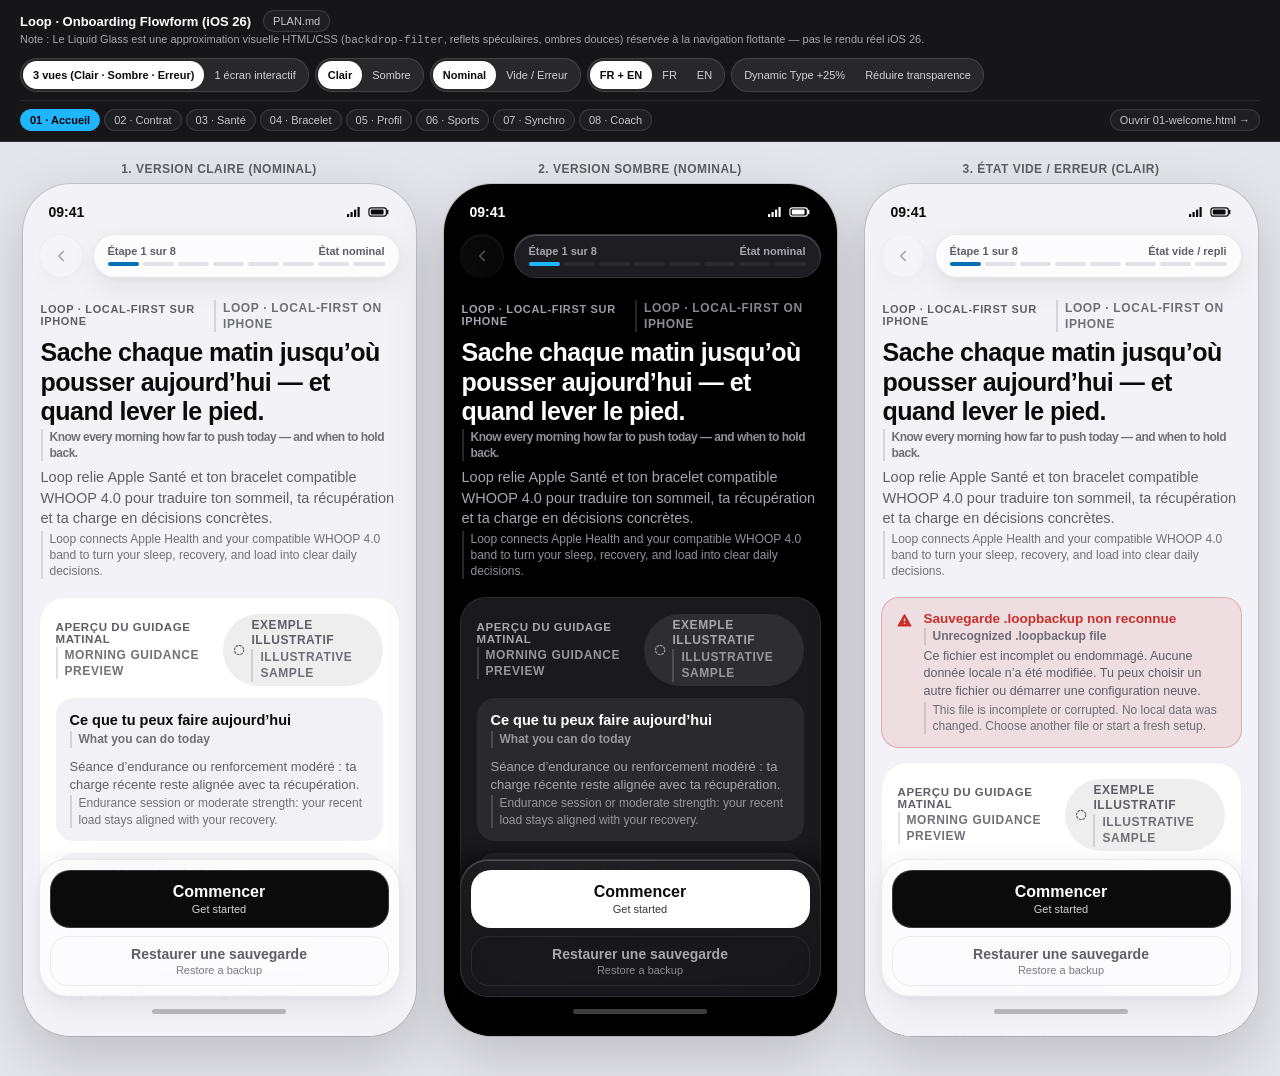
<file: docs/onboarding-mockups/index.html>
<!DOCTYPE html>
<html lang="fr">
<head>
  <meta charset="UTF-8" />
  <meta name="viewport" content="width=device-width, initial-scale=1.0" />
  <title>Loop — Maquettes Onboarding Flowform (iOS 26 Liquid Glass)</title>
  <link rel="stylesheet" href="styles.css" />
</head>
<body data-page-bg="light">
  <!-- Banc de contrôle & inspection (hors écran iPhone) -->
  <nav class="workbench-header" aria-label="Contrôles de la maquette">
    <div class="workbench-inner">
      <div>
        <div class="workbench-brand">
          <span>Loop · Onboarding Flowform (iOS 26)</span>
          <a class="wb-step-pill" href="PLAN.md" style="margin-left:4px;">PLAN.md</a>
        </div>
        <div class="workbench-note">
          Note : Le Liquid Glass est une approximation visuelle HTML/CSS (<code>backdrop-filter</code>, reflets spéculaires, ombres douces) réservée à la navigation flottante — pas le rendu réel iOS 26.
        </div>
      </div>

      <div class="workbench-controls">
        <!-- Mode d'affichage : Planche 3 vues vs parcours 1 écran -->
        <div class="wb-group" role="group" aria-label="Disposition">
          <button type="button" class="wb-btn active" data-layout="triptych" aria-pressed="true">3 vues (Clair · Sombre · Erreur)</button>
          <button type="button" class="wb-btn" data-layout="single" aria-pressed="false">1 écran interactif</button>
        </div>

        <!-- Thème (actif en mode 1 écran) -->
        <div class="wb-group" id="theme-group" role="group" aria-label="Thème">
          <button type="button" class="wb-btn active" data-theme-select="light" aria-pressed="true">Clair</button>
          <button type="button" class="wb-btn" data-theme-select="dark" aria-pressed="false">Sombre</button>
        </div>

        <!-- État (actif en mode 1 écran) -->
        <div class="wb-group" id="state-group" role="group" aria-label="État de l'écran">
          <button type="button" class="wb-btn active" data-state-select="nominal" aria-pressed="true">Nominal</button>
          <button type="button" class="wb-btn" data-state-select="error" aria-pressed="false">Vide / Erreur</button>
        </div>

        <!-- Langue FR / EN parallèle -->
        <div class="wb-group" role="group" aria-label="Langue">
          <button type="button" class="wb-btn active" data-lang-select="bilingual" aria-pressed="true">FR + EN</button>
          <button type="button" class="wb-btn" data-lang-select="fr" aria-pressed="false">FR</button>
          <button type="button" class="wb-btn" data-lang-select="en" aria-pressed="false">EN</button>
        </div>

        <!-- Accessibilité -->
        <div class="wb-group" role="group" aria-label="Accessibilité">
          <button type="button" class="wb-btn" id="toggle-dt" aria-pressed="false">Dynamic Type +25%</button>
          <button type="button" class="wb-btn" id="toggle-rt" aria-pressed="false">Réduire transparence</button>
        </div>
      </div>
    </div>

    <!-- Sélecteur direct des 8 écrans + liens vers les fichiers individuels -->
    <div class="wb-screen-strip" id="screen-strip" role="navigation" aria-label="Étapes de l'onboarding"></div>
  </nav>

  <!-- Scène principale -->
  <main class="stage-container">
    <div class="phones-row" id="phones-stage"></div>
  </main>

  <script src="screens-data.js"></script>
  <script>
    (function () {
      var state = {
        stepIndex: 0,
        layout: 'triptych', // 'triptych' (Clair + Sombre + Vide/Erreur) ou 'single'
        theme: 'light',
        screenState: 'nominal',
        lang: 'bilingual',
        dynamicType: 'standard',
        reduceTransparency: false
      };

      var stripEl = document.getElementById('screen-strip');
      var stageEl = document.getElementById('phones-stage');

      function renderStrip() {
        var html = window.LOOP_SCREENS.map(function (s, idx) {
          var active = idx === state.stepIndex ? ' active' : '';
          var current = idx === state.stepIndex ? ' aria-current="step"' : '';
          var label = state.lang === 'en' ? s.shortNameEn : s.shortNameFr;
          return (
            '<button type="button" class="wb-step-pill' + active + '"' + current + ' data-goto="' + idx + '">' +
              label +
            '</button>'
          );
        }).join('');

        var currentScreen = window.LOOP_SCREENS[state.stepIndex];
        html += (
          '<a class="wb-step-pill" href="' + currentScreen.file + '" style="margin-left:auto;">' +
            'Ouvrir ' + currentScreen.file + ' →' +
          '</a>'
        );

        stripEl.innerHTML = html;
        stripEl.querySelectorAll('[data-goto]').forEach(function (btn) {
          btn.addEventListener('click', function () {
            state.stepIndex = parseInt(btn.getAttribute('data-goto'), 10);
            renderAll(true);
          });
        });
      }

      function wireNavigation(container) {
        container.querySelectorAll('[data-action="prev"]').forEach(function (btn) {
          btn.addEventListener('click', function () {
            if (state.stepIndex > 0) {
              state.stepIndex -= 1;
              renderAll(true);
            }
          });
        });

        container.querySelectorAll('[data-action="next"]').forEach(function (btn) {
          btn.addEventListener('click', function () {
            if (state.stepIndex < window.LOOP_SCREENS.length - 1) {
              state.stepIndex += 1;
              renderAll(true);
            } else {
              state.stepIndex = 0;
              renderAll(true);
            }
          });
        });

        container.querySelectorAll('[data-action="secondary"]').forEach(function (btn) {
          btn.addEventListener('click', function () {
            if (state.stepIndex === 0) {
              // Sur l'écran 01, "Restaurer une sauvegarde" bascule sur la démo d'état d'erreur ou avance
              state.screenState = state.screenState === 'error' ? 'nominal' : 'error';
              updateStateButtons();
              renderAll(false);
            } else if (state.stepIndex < window.LOOP_SCREENS.length - 1) {
              state.stepIndex += 1;
              renderAll(true);
            }
          });
        });

        window.bindPhoneInteractions(container);
      }

      function renderStage(focusHeading) {
        document.body.setAttribute('data-page-bg', state.theme === 'dark' && state.layout === 'single' ? 'dark' : 'light');

        if (state.layout === 'single') {
          stageEl.innerHTML = (
            '<div class="phone-column">' +
              '<div class="phone-caption">' +
                (state.theme === 'light' ? 'Mode Clair' : 'Mode Sombre') + ' · ' +
                (state.screenState === 'nominal' ? 'État nominal' : 'État vide / erreur') +
              '</div>' +
              window.renderPhoneHTML(state.stepIndex, {
                theme: state.theme,
                state: state.screenState,
                lang: state.lang,
                dynamicType: state.dynamicType,
                reduceTransparency: state.reduceTransparency
              }) +
            '</div>'
          );
        } else {
          stageEl.innerHTML = (
            '<div class="phone-column">' +
              '<div class="phone-caption">1. Version Claire (Nominal)</div>' +
              window.renderPhoneHTML(state.stepIndex, {
                theme: 'light',
                state: 'nominal',
                lang: state.lang,
                dynamicType: state.dynamicType,
                reduceTransparency: state.reduceTransparency
              }) +
            '</div>' +
            '<div class="phone-column">' +
              '<div class="phone-caption">2. Version Sombre (Nominal)</div>' +
              window.renderPhoneHTML(state.stepIndex, {
                theme: 'dark',
                state: 'nominal',
                lang: state.lang,
                dynamicType: state.dynamicType,
                reduceTransparency: state.reduceTransparency
              }) +
            '</div>' +
            '<div class="phone-column">' +
              '<div class="phone-caption">3. État Vide / Erreur (' + (state.theme === 'dark' ? 'Sombre' : 'Clair') + ')</div>' +
              window.renderPhoneHTML(state.stepIndex, {
                theme: state.theme,
                state: 'error',
                lang: state.lang,
                dynamicType: state.dynamicType,
                reduceTransparency: state.reduceTransparency
              }) +
            '</div>'
          );
        }

        wireNavigation(stageEl);

        if (focusHeading) {
          var firstH1 = stageEl.querySelector('h1.step-title');
          if (firstH1) firstH1.focus({ preventScroll: true });
        }
      }

      function updateStateButtons() {
        document.querySelectorAll('[data-state-select]').forEach(function (b) {
          var active = b.getAttribute('data-state-select') === state.screenState;
          b.classList.toggle('active', active);
          b.setAttribute('aria-pressed', active ? 'true' : 'false');
        });
      }

      function renderAll(focusHeading) {
        renderStrip();
        renderStage(focusHeading);
      }

      // Contrôles de la barre d'outils
      document.querySelectorAll('[data-layout]').forEach(function (btn) {
        btn.addEventListener('click', function () {
          state.layout = btn.getAttribute('data-layout');
          document.querySelectorAll('[data-layout]').forEach(function (b) {
            var active = b === btn;
            b.classList.toggle('active', active);
            b.setAttribute('aria-pressed', active ? 'true' : 'false');
          });
          renderAll(false);
        });
      });

      document.querySelectorAll('[data-theme-select]').forEach(function (btn) {
        btn.addEventListener('click', function () {
          state.theme = btn.getAttribute('data-theme-select');
          document.querySelectorAll('[data-theme-select]').forEach(function (b) {
            var active = b === btn;
            b.classList.toggle('active', active);
            b.setAttribute('aria-pressed', active ? 'true' : 'false');
          });
          renderAll(false);
        });
      });

      document.querySelectorAll('[data-state-select]').forEach(function (btn) {
        btn.addEventListener('click', function () {
          state.screenState = btn.getAttribute('data-state-select');
          if (state.layout === 'triptych') {
            state.layout = 'single';
            document.querySelectorAll('[data-layout]').forEach(function (b) {
              var active = b.getAttribute('data-layout') === 'single';
              b.classList.toggle('active', active);
              b.setAttribute('aria-pressed', active ? 'true' : 'false');
            });
          }
          updateStateButtons();
          renderAll(false);
        });
      });

      document.querySelectorAll('[data-lang-select]').forEach(function (btn) {
        btn.addEventListener('click', function () {
          state.lang = btn.getAttribute('data-lang-select');
          document.querySelectorAll('[data-lang-select]').forEach(function (b) {
            var active = b === btn;
            b.classList.toggle('active', active);
            b.setAttribute('aria-pressed', active ? 'true' : 'false');
          });
          renderAll(false);
        });
      });

      var dtBtn = document.getElementById('toggle-dt');
      dtBtn.addEventListener('click', function () {
        state.dynamicType = state.dynamicType === 'standard' ? 'large' : 'standard';
        var isLarge = state.dynamicType === 'large';
        dtBtn.classList.toggle('active', isLarge);
        dtBtn.setAttribute('aria-pressed', isLarge ? 'true' : 'false');
        renderAll(false);
      });

      var rtBtn = document.getElementById('toggle-rt');
      rtBtn.addEventListener('click', function () {
        state.reduceTransparency = !state.reduceTransparency;
        rtBtn.classList.toggle('active', state.reduceTransparency);
        rtBtn.setAttribute('aria-pressed', state.reduceTransparency ? 'true' : 'false');
        renderAll(false);
      });

      // Navigation clavier (flèches gauche / droite hors champs de saisie)
      window.addEventListener('keydown', function (e) {
        if (e.target && (e.target.tagName === 'INPUT' || e.target.tagName === 'TEXTAREA')) return;
        if (e.key === 'ArrowRight' && state.stepIndex < window.LOOP_SCREENS.length - 1) {
          state.stepIndex += 1;
          renderAll(true);
        } else if (e.key === 'ArrowLeft' && state.stepIndex > 0) {
          state.stepIndex -= 1;
          renderAll(true);
        }
      });

      renderAll(false);
    })();
  </script>
</body>
</html>
</file>
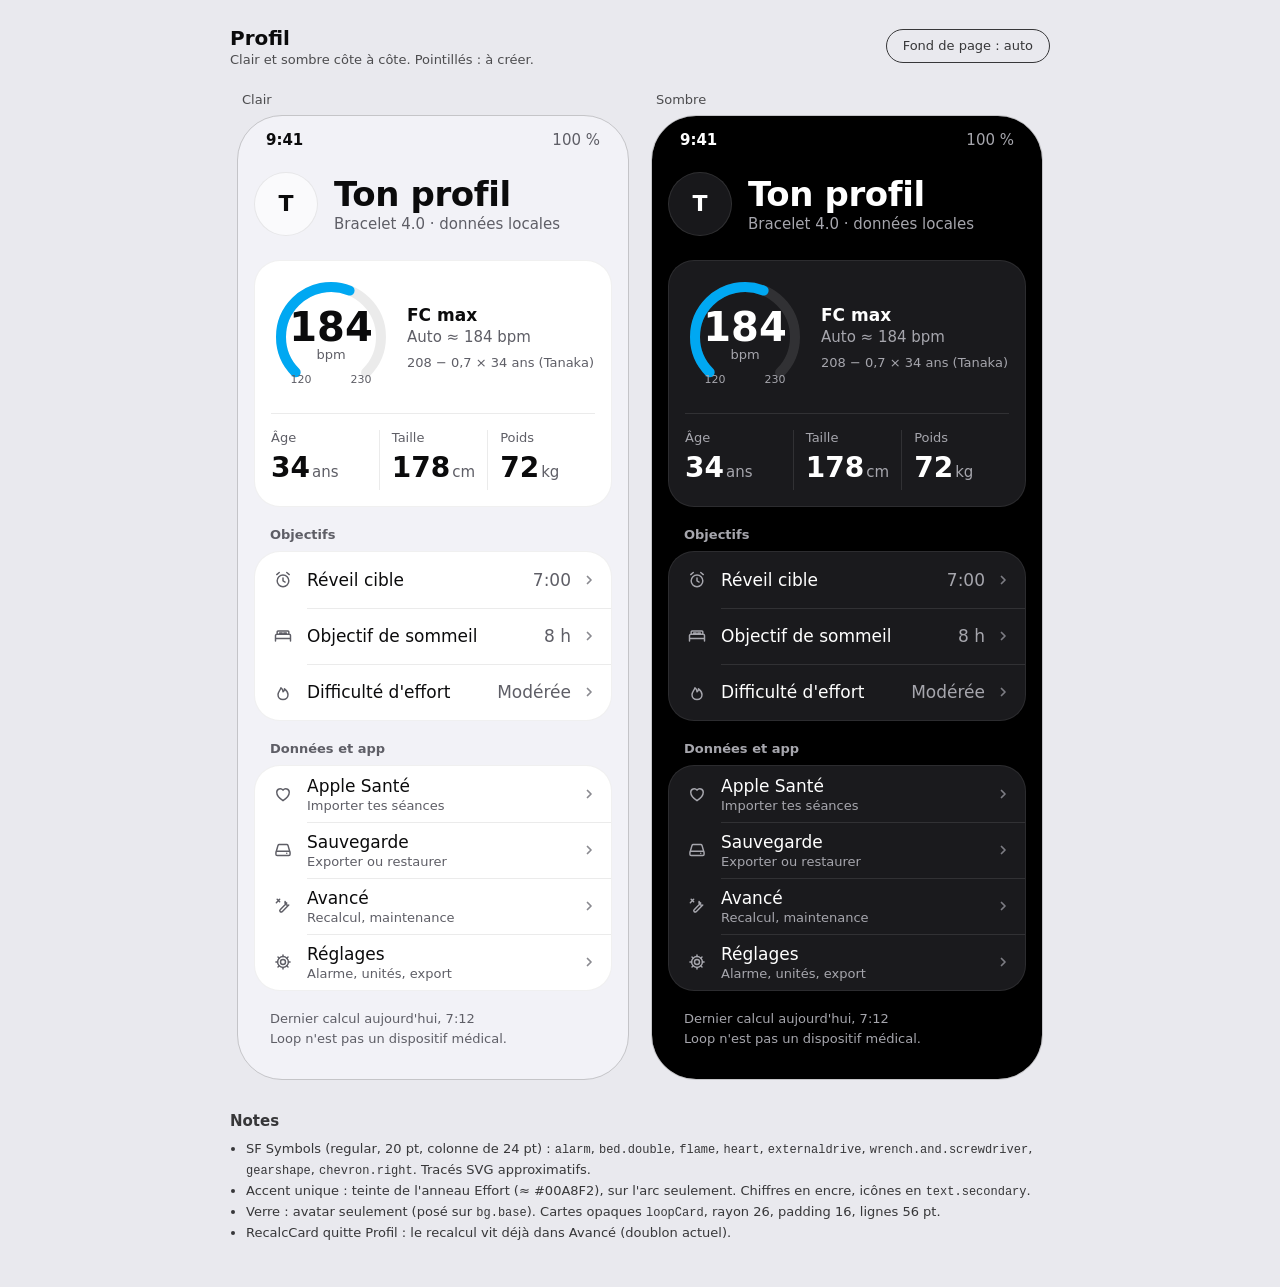
<file: mockups/profil.html>
<!doctype html>
<html lang="fr">
<head>
<meta charset="utf-8">
<meta name="viewport" content="width=device-width, initial-scale=1">
<title>Loop Profil</title>
<!--
  Mock-up haute fidélité, page Profil (iOS 26, SwiftUI). Pas de code de production.
  Tokens : docs/design/SPEC-DESIGN-LOOP.md §2.1, Loop/Shared/DesignTokens/LoopColor.swift:39-67, LoopType.swift:27-40.
  Accent unique de l'écran : teinte de l'anneau Effort, HSB(0.55, 1.00, 0.95) ≈ #00A8F2 (TodayRingModel.swift:22).
-->
<style>
:root {
  --bg-base: #F2F2F7;
  --surface-card: #FFFFFF;
  --surface-nested: #F2F2F6;
  --stroke-card: rgba(0,0,0,.06);
  --separator: rgba(0,0,0,.08);
  --track: rgba(0,0,0,.08);
  --text-primary: #0B0B0C;
  --text-secondary: #5E5E66;
  --text-tertiary: #8A8A90;
  --glass-fill: rgba(255,255,255,.62);
  --glass-stroke: rgba(0,0,0,.08);
  --accent: #00A8F2;          /* anneau Effort, non adaptatif dans le code */
  --todo: #8F6000;            /* annotation de maquette « à créer », pas une couleur d'UI */
  --page-bg: #E9E9EE;
  --page-ink: #0B0B0C;
  color-scheme: light;
}
@media (prefers-color-scheme: dark) {
  :root:not([data-theme="light"]) {
    --page-bg: #0E0E10; --page-ink: #FFFFFF; color-scheme: dark;
  }
}
:root[data-theme="dark"] { --page-bg: #0E0E10; --page-ink: #FFFFFF; color-scheme: dark; }

/* Chaque téléphone porte son propre thème, indépendamment de la page. */
.phone[data-theme="dark"] {
  --bg-base: #000000;
  --surface-card: #1A1A1D;
  --surface-nested: #2A2A2E;
  --stroke-card: rgba(255,255,255,.08);
  --separator: rgba(255,255,255,.10);
  --track: rgba(255,255,255,.10);
  --text-primary: #FFFFFF;
  --text-secondary: #A6A6AD;
  --text-tertiary: #7C7C83;
  --glass-fill: rgba(40,40,44,.62);
  --glass-stroke: rgba(255,255,255,.10);
  --todo: #FFC233;
}

* { box-sizing: border-box; margin: 0; padding: 0; }
html { -webkit-text-size-adjust: 100%; }
body {
  background: var(--page-bg);
  color: var(--page-ink);
  font-family: -apple-system, "SF Pro Text", system-ui, sans-serif;
  font-weight: 400;
  padding: 24px 16px 48px;
  overflow-x: hidden;
}
.rounded { font-family: ui-rounded, "SF Pro Rounded", -apple-system, system-ui, sans-serif; }
.num { font-variant-numeric: tabular-nums; }

/* Barre de page (hors maquette) */
.page-head { max-width: 820px; margin: 0 auto 24px; display: flex; gap: 12px; align-items: center; justify-content: space-between; flex-wrap: wrap; }
.page-head h1 { font-size: 20px; line-height: 28px; font-weight: 600; }
.page-head p { font-size: 13px; line-height: 16px; opacity: .7; }
.toggle { font: inherit; font-size: 13px; line-height: 16px; font-weight: 500; color: var(--page-ink); background: transparent; border: 1px solid currentColor; border-radius: 999px; padding: 8px 16px; cursor: pointer; opacity: .8; }

.stage { display: flex; flex-wrap: wrap; gap: 24px; justify-content: center; }
.frame { width: 100%; max-width: 390px; }
.frame-label { font-size: 13px; line-height: 16px; font-weight: 500; opacity: .7; margin: 0 0 8px 4px; }

/* Téléphone */
.phone {
  background: var(--bg-base);
  color: var(--text-primary);
  border-radius: 44px;
  outline: 1px solid rgba(128,128,128,.35);
  overflow: hidden;
  padding: 0 16px 32px;          /* space.screen 16 */
}
.status { height: 48px; display: flex; align-items: center; justify-content: space-between; font-size: 15px; line-height: 20px; font-weight: 600; padding: 0 12px; }
.status span:last-child { font-weight: 500; color: var(--text-secondary); }

/* En-tête : avatar en verre (seul verre de l'écran, posé sur bg.base) */
.header { display: flex; align-items: center; gap: 16px; padding: 8px 0 24px; }
.avatar {
  width: 64px; height: 64px; border-radius: 50%; flex: none;
  display: grid; place-items: center;
  background: var(--glass-fill); border: 1px solid var(--glass-stroke);
  font-size: 22px; line-height: 28px; font-weight: 600; color: var(--text-primary);
}
.header h2 { font-size: 34px; line-height: 40px; font-weight: 600; letter-spacing: -.4px; }
.header p { font-size: 15px; line-height: 20px; color: var(--text-secondary); }

/* Carte de données opaque (loopCard .card) : rayon 26, padding 16 */
.card {
  background: var(--surface-card);
  border: 1px solid var(--stroke-card);
  border-radius: 26px;
  padding: 16px;
}
.section { margin-top: 20px; }              /* space.betweenCards sections 20 */
.section-title { font-size: 13px; line-height: 16px; font-weight: 600; color: var(--text-secondary); margin: 0 0 8px 16px; }

/* Élément fort : arc FC max */
.hr { display: flex; align-items: center; gap: 16px; }
.hr svg { width: 120px; height: 120px; flex: none; }
.hr .ring-value { font-size: 40px; font-weight: 600; fill: var(--text-primary); }
.hr .ring-unit { font-size: 13px; font-weight: 500; fill: var(--text-secondary); }
.hr .ring-bound { font-size: 11px; font-weight: 500; fill: var(--text-secondary); }
.hr h3 { font-size: 17px; line-height: 24px; font-weight: 600; }
.hr .auto { font-size: 15px; line-height: 20px; color: var(--text-secondary); }
.hr .formula { font-size: 13px; line-height: 16px; color: var(--text-secondary); margin-top: 8px; }

.divider { height: 1px; background: var(--separator); margin: 16px 0; }

.body-grid { display: grid; grid-template-columns: repeat(3, 1fr); }
.body-grid > div { padding: 0 12px; border-left: 1px solid var(--separator); }
.body-grid > div:first-child { padding-left: 0; border-left: 0; }
.metric-label { font-size: 13px; line-height: 16px; color: var(--text-secondary); }
.metric-value { font-size: 28px; line-height: 36px; font-weight: 600; margin-top: 4px; white-space: nowrap; }
.metric-value small { font-size: 15px; font-weight: 500; color: var(--text-secondary); margin-left: 2px; }
.metric-src { font-size: 13px; line-height: 16px; color: var(--text-secondary); margin-top: 4px; }

.card-foot { display: flex; align-items: center; justify-content: space-between; gap: 12px; }
.card-foot p { font-size: 13px; line-height: 16px; color: var(--text-secondary); }

/* Liste groupée : une seule surface par groupe, lignes 56 identiques */
.list { background: var(--surface-card); border: 1px solid var(--stroke-card); border-radius: 26px; overflow: hidden; }
.row { display: flex; align-items: center; gap: 12px; height: 56px; padding: 0 16px; position: relative; color: inherit; text-decoration: none; }
.row + .row::before { content: ""; position: absolute; top: 0; left: 52px; right: 0; height: 1px; background: var(--separator); }
.row .ico { width: 24px; height: 24px; flex: none; display: grid; place-items: center; color: var(--text-secondary); }
.row .ico svg { width: 20px; height: 20px; }
.row .txt { flex: 1; min-width: 0; }
.row .t, .row .s { display: block; }
.row .t { font-size: 17px; line-height: 24px; white-space: nowrap; overflow: hidden; text-overflow: ellipsis; }
.row .s { font-size: 13px; line-height: 16px; color: var(--text-secondary); white-space: nowrap; overflow: hidden; text-overflow: ellipsis; }
.row .v { font-size: 17px; line-height: 24px; color: var(--text-secondary); white-space: nowrap; }
.row .chev { width: 12px; height: 12px; color: var(--text-tertiary); flex: none; }

/* Annotation de maquette : élément absent du code */
.todo { display: inline-flex; align-items: center; height: 24px; padding: 0 8px; border: 1px dashed var(--todo); color: var(--todo); border-radius: 8px; font-size: 12px; line-height: 16px; font-weight: 500; white-space: nowrap; }

.foot { margin: 20px 16px 0; font-size: 13px; line-height: 16px; color: var(--text-secondary); }
.foot + .foot { margin-top: 4px; }

/* Légende SF Symbols sous la maquette */
.legend { max-width: 820px; margin: 32px auto 0; font-size: 13px; line-height: 20px; opacity: .8; }
.legend h2 { font-size: 15px; line-height: 20px; font-weight: 600; margin-bottom: 8px; }
.legend code { font-family: ui-monospace, Menlo, monospace; font-size: 12px; }
.legend ul { padding-left: 16px; }

/* Effet d'entrée unique et discret, une seule fois */
@media (prefers-reduced-motion: no-preference) {
  .enter { animation: enter .32s ease-out both; }
  @keyframes enter { from { opacity: 0; transform: translateY(8px); } to { opacity: 1; transform: none; } }
}
</style>
</head>
<body>

<div class="page-head">
  <div>
    <h1>Profil</h1>
    <p>Clair et sombre côte à côte. Pointillés : à créer.</p>
  </div>
  <button class="toggle" type="button" id="themeToggle">Fond de page : auto</button>
</div>

<!-- Icônes : une seule famille SF Symbols, poids regular, taille identique (20 pt, .imageScale(.medium)) -->
<svg width="0" height="0" style="position:absolute" aria-hidden="true">
  <defs>
    <!-- SF Symbol : alarm -->
    <symbol id="i-alarm" viewBox="0 0 24 24" fill="none" stroke="currentColor" stroke-width="1.75" stroke-linecap="round" stroke-linejoin="round"><circle cx="12" cy="13" r="7"/><path d="M12 9.5V13l2.5 1.5M4.5 5.5l3-2.5M19.5 5.5l-3-2.5"/></symbol>
    <!-- SF Symbol : bed.double -->
    <symbol id="i-bed" viewBox="0 0 24 24" fill="none" stroke="currentColor" stroke-width="1.75" stroke-linecap="round" stroke-linejoin="round"><path d="M3 18v-6.5A1.5 1.5 0 0 1 4.5 10h15a1.5 1.5 0 0 1 1.5 1.5V18M3 15h18M5 10V7a1 1 0 0 1 1-1h12a1 1 0 0 1 1 1v3M8 10V8.5h3V10M13 10V8.5h3V10"/></symbol>
    <!-- SF Symbol : flame -->
    <symbol id="i-flame" viewBox="0 0 24 24" fill="none" stroke="currentColor" stroke-width="1.75" stroke-linecap="round" stroke-linejoin="round"><path d="M12 21c-3.6 0-6-2.4-6-5.6 0-3.4 2.6-5.2 3.6-8.4 2 1.4 2.6 3.2 2.4 4.8 1-.6 1.8-2 1.8-3.6 2.4 1.8 4.2 4.4 4.2 7.2 0 3.2-2.4 5.6-6 5.6z"/></symbol>
    <!-- SF Symbol : heart -->
    <symbol id="i-heart" viewBox="0 0 24 24" fill="none" stroke="currentColor" stroke-width="1.75" stroke-linecap="round" stroke-linejoin="round"><path d="M12 20s-7.5-4.6-7.5-10A4.2 4.2 0 0 1 12 7.4 4.2 4.2 0 0 1 19.5 10c0 5.4-7.5 10-7.5 10z"/></symbol>
    <!-- SF Symbol : externaldrive -->
    <symbol id="i-drive" viewBox="0 0 24 24" fill="none" stroke="currentColor" stroke-width="1.75" stroke-linecap="round" stroke-linejoin="round"><path d="M4 13.5 6 6.5A1.5 1.5 0 0 1 7.4 5.5h9.2A1.5 1.5 0 0 1 18 6.5l2 7"/><rect x="3.5" y="13.5" width="17" height="5" rx="1.5"/><path d="M16.5 16h.01"/></symbol>
    <!-- SF Symbol : wrench.and.screwdriver -->
    <symbol id="i-wrench" viewBox="0 0 24 24" fill="none" stroke="currentColor" stroke-width="1.75" stroke-linecap="round" stroke-linejoin="round"><path d="M14.5 6.5a3.5 3.5 0 0 0 4.4 4.4L11 18.8a1.7 1.7 0 0 1-2.4-2.4l7.9-7.9a3.5 3.5 0 0 1-2-2zM5 4l3 3M4 8l4-4"/></symbol>
    <!-- SF Symbol : gearshape -->
    <symbol id="i-gear" viewBox="0 0 24 24" fill="none" stroke="currentColor" stroke-width="1.75" stroke-linecap="round" stroke-linejoin="round"><circle cx="12" cy="12" r="3"/><path d="M12 3.5v2M12 18.5v2M3.5 12h2M18.5 12h2M6 6l1.4 1.4M16.6 16.6 18 18M6 18l1.4-1.4M16.6 7.4 18 6"/><circle cx="12" cy="12" r="6.5"/></symbol>
    <!-- SF Symbol : chevron.right -->
    <symbol id="i-chev" viewBox="0 0 12 12" fill="none" stroke="currentColor" stroke-width="1.75" stroke-linecap="round" stroke-linejoin="round"><path d="M4.5 2.5 8 6l-3.5 3.5"/></symbol>
  </defs>
</svg>

<div class="stage" id="stage">
  <div class="frame">
    <p class="frame-label">Clair</p>

    <!-- ProfileView : NavigationStack > ScrollView, padding horizontal 16 (LoopMeasure.screenGutter) -->
    <div class="phone" data-theme="light" id="screen">
      <div class="status num"><span>9:41</span><span>100 %</span></div>

      <!-- ProfileHeader (réutilisé). Avatar : glassEffect(.regular, in: .circle). Titre : prénom si UserPreferences.firstName non vide, sinon « Ton profil ». -->
      <header class="header enter">
        <div class="avatar" aria-hidden="true">T</div>
        <div>
          <h2>Ton profil</h2>
          <p>Bracelet 4.0 · données locales</p>
        </div>
      </header>

      <!-- Nouveau : BodyMetricsCard (loopCard .card). Seul élément visuel fort de l'écran : l'arc FC max. -->
      <section class="card enter" aria-label="Carte corporelle">
        <div class="hr">
          <!-- Arc sur la plage bornée 120–230 bpm (UserMaxHeartRate.swift:40-45). 184 → 58 %.
               SwiftUI : Circle().trim(from: 0.125, to: …).stroke(accent, style: StrokeStyle(lineWidth: 10, lineCap: .round)), sans dégradé ni ombre. -->
          <svg viewBox="0 0 120 120" role="img" aria-label="FC max 184 bpm, estimée">
            <circle cx="60" cy="60" r="50" fill="none" stroke="var(--track)" stroke-width="10" stroke-linecap="round"
                    stroke-dasharray="235.6 314.2" transform="rotate(135 60 60)"/>
            <circle cx="60" cy="60" r="50" fill="none" stroke="var(--accent)" stroke-width="10" stroke-linecap="round"
                    stroke-dasharray="136.6 314.2" transform="rotate(135 60 60)"/>
            <text x="60" y="64" text-anchor="middle" class="ring-value rounded num">184</text>
            <text x="60" y="82" text-anchor="middle" class="ring-unit">bpm</text>
            <text x="30" y="106" text-anchor="middle" class="ring-bound num">120</text>
            <text x="90" y="106" text-anchor="middle" class="ring-bound num">230</text>
          </svg>
          <div>
            <h3>FC max</h3>
            <p class="auto num">Auto ≈ 184 bpm</p>
            <p class="formula num">208 − 0,7 × 34 ans (Tanaka)</p>
          </div>
        </div>

        <div class="divider"></div>

        <div class="body-grid">
          <div>
            <p class="metric-label">Âge</p>
            <p class="metric-value rounded num">34<small>ans</small></p>
          </div>
          <div>
            <p class="metric-label">Taille</p>
            <p class="metric-value rounded num">178<small>cm</small></p>
          </div>
          <div>
            <p class="metric-label">Poids</p>
            <p class="metric-value rounded num">72<small>kg</small></p>
          </div>
        </div>
      </section>

      <!-- Objectifs : contenu existant de BodyProfileCard (réveil, sommeil) + StrainDifficultyCard, en lignes de valeur. -->
      <div class="section enter">
        <p class="section-title">Objectifs</p>
        <div class="list">
          <a class="row" href="#"><span class="ico"><svg><use href="#i-alarm"/></svg></span><span class="txt"><span class="t">Réveil cible</span></span><span class="v num">7:00</span><svg class="chev"><use href="#i-chev"/></svg></a>
          <a class="row" href="#"><span class="ico"><svg><use href="#i-bed"/></svg></span><span class="txt"><span class="t">Objectif de sommeil</span></span><span class="v num">8 h</span><svg class="chev"><use href="#i-chev"/></svg></a>
          <a class="row" href="#"><span class="ico"><svg><use href="#i-flame"/></svg></span><span class="txt"><span class="t">Difficulté d'effort</span></span><span class="v">Modérée</span><svg class="chev"><use href="#i-chev"/></svg></a>
        </div>
      </div>

      <!-- Liens : ProfileNavRow (réutilisé), une seule surface. Réglages n'est accessible que d'ici. -->
      <div class="section enter">
        <p class="section-title">Données et app</p>
        <div class="list">
          <a class="row" href="#"><span class="ico"><svg><use href="#i-heart"/></svg></span><span class="txt"><span class="t">Apple Santé</span><span class="s">Importer tes séances</span></span><svg class="chev"><use href="#i-chev"/></svg></a>
          <a class="row" href="#"><span class="ico"><svg><use href="#i-drive"/></svg></span><span class="txt"><span class="t">Sauvegarde</span><span class="s">Exporter ou restaurer</span></span><svg class="chev"><use href="#i-chev"/></svg></a>
          <a class="row" href="#"><span class="ico"><svg><use href="#i-wrench"/></svg></span><span class="txt"><span class="t">Avancé</span><span class="s">Recalcul, maintenance</span></span><svg class="chev"><use href="#i-chev"/></svg></a>
          <a class="row" href="reglages.html"><span class="ico"><svg><use href="#i-gear"/></svg></span><span class="txt"><span class="t">Réglages</span><span class="s">Alarme, unités, export</span></span><svg class="chev"><use href="#i-chev"/></svg></a>
        </div>
      </div>

      <!-- ProfileDataGroup réduit à une ligne de pied + disclaimer (ProfileView.swift:63-66). -->
      <p class="foot num">Dernier calcul aujourd'hui, 7:12</p>
      <p class="foot">Loop n'est pas un dispositif médical.</p>
    </div>
  </div>
</div>

<section class="legend">
  <h2>Notes</h2>
  <ul>
    <li>SF Symbols (regular, 20 pt, colonne de 24 pt) : <code>alarm</code>, <code>bed.double</code>, <code>flame</code>, <code>heart</code>, <code>externaldrive</code>, <code>wrench.and.screwdriver</code>, <code>gearshape</code>, <code>chevron.right</code>. Tracés SVG approximatifs.</li>
    <li>Accent unique : teinte de l'anneau Effort (≈ #00A8F2), sur l'arc seulement. Chiffres en encre, icônes en <code>text.secondary</code>.</li>
    <li>Verre : avatar seulement (posé sur <code>bg.base</code>). Cartes opaques <code>loopCard</code>, rayon 26, padding 16, lignes 56 pt.</li>
    <li>RecalcCard quitte Profil : le recalcul vit déjà dans Avancé (doublon actuel).</li>
  </ul>
</section>

<script>
  // Duplique la maquette en sombre et gère la bascule du fond de page. Aucun script externe.
  (function () {
    var stage = document.getElementById('stage');
    var frame = stage.firstElementChild.cloneNode(true);
    frame.querySelector('.frame-label').textContent = 'Sombre';
    var phone = frame.querySelector('.phone');
    phone.setAttribute('data-theme', 'dark');
    phone.removeAttribute('id');
    stage.appendChild(frame);

    var modes = ['auto', 'light', 'dark'], i = 0;
    var labels = { auto: 'Fond de page : auto', light: 'Fond de page : clair', dark: 'Fond de page : sombre' };
    document.getElementById('themeToggle').addEventListener('click', function () {
      i = (i + 1) % modes.length;
      var m = modes[i];
      if (m === 'auto') document.documentElement.removeAttribute('data-theme');
      else document.documentElement.setAttribute('data-theme', m);
      this.textContent = labels[m];
    });
  })();
</script>
</body>
</html>
</file>
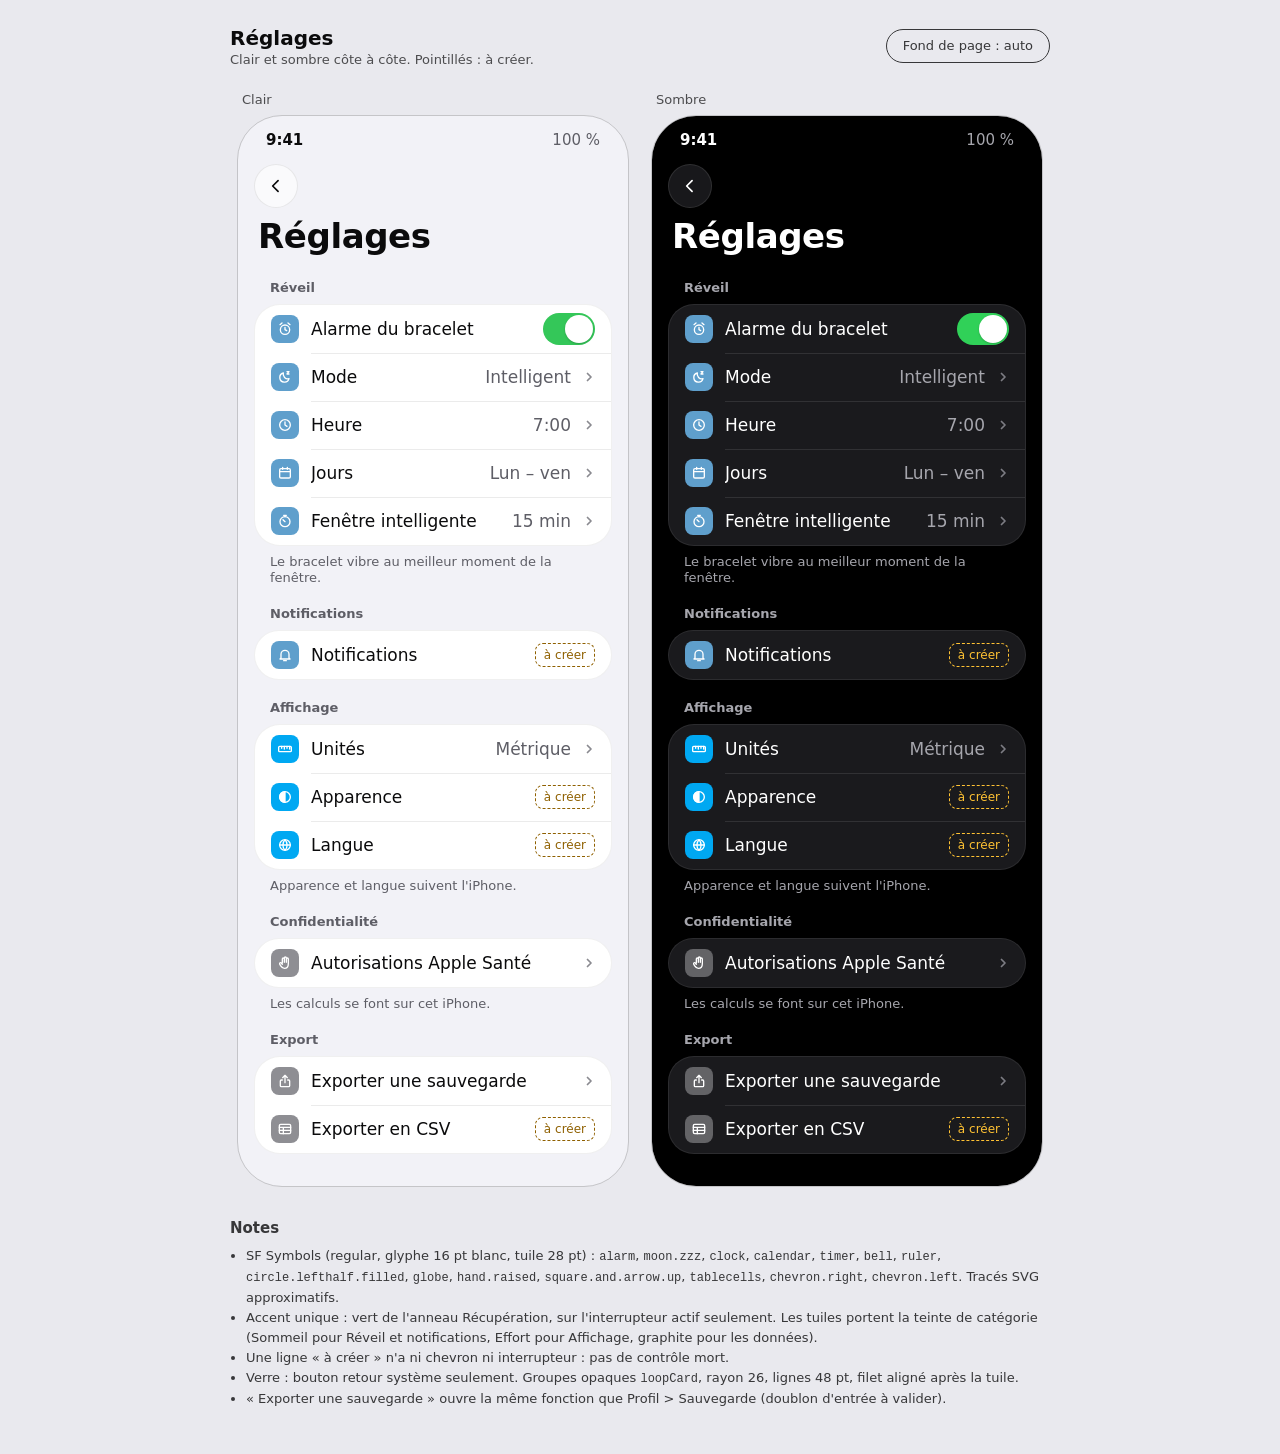
<file: mockups/reglages.html>
<!doctype html>
<html lang="fr">
<head>
<meta charset="utf-8">
<meta name="viewport" content="width=device-width, initial-scale=1">
<title>Loop Réglages</title>
<!--
  Mock-up haute fidélité, page Réglages (iOS 26, SwiftUI). Pas de code de production.
  Accessible depuis Profil uniquement (push dans le NavigationStack de ProfileView).
  Concerne l'application, pas la personne.
  Accent unique (interrupteurs actifs) : vert de l'anneau Récupération (Color.green système, TodayRingModel.swift:25-29).
  Teintes de catégorie (tuiles d'icône) : Sommeil HSB(0.58,0.55,0.80) ≈ #5F9FCC, Effort HSB(0.55,1,0.95) ≈ #00A8F2, graphite neutre.
-->
<style>
:root {
  --bg-base: #F2F2F7;
  --surface-card: #FFFFFF;
  --stroke-card: rgba(0,0,0,.06);
  --separator: rgba(0,0,0,.08);
  --text-primary: #0B0B0C;
  --text-secondary: #5E5E66;
  --text-tertiary: #8A8A90;
  --glass-fill: rgba(255,255,255,.62);
  --glass-stroke: rgba(0,0,0,.08);
  --accent: #34C759;          /* Color.green système, clair */
  --switch-off: #E2E2E8;      /* track.empty */
  --cat-wake: #5F9FCC;        /* anneau Sommeil */
  --cat-display: #00A8F2;     /* anneau Effort */
  --cat-data: #8E8E93;        /* graphite neutre */
  --todo: #8F6000;            /* annotation de maquette « à créer » */
  --page-bg: #E9E9EE;
  --page-ink: #0B0B0C;
  color-scheme: light;
}
@media (prefers-color-scheme: dark) {
  :root:not([data-theme="light"]) { --page-bg: #0E0E10; --page-ink: #FFFFFF; color-scheme: dark; }
}
:root[data-theme="dark"] { --page-bg: #0E0E10; --page-ink: #FFFFFF; color-scheme: dark; }

.phone[data-theme="dark"] {
  --bg-base: #000000;
  --surface-card: #1A1A1D;
  --stroke-card: rgba(255,255,255,.08);
  --separator: rgba(255,255,255,.10);
  --text-primary: #FFFFFF;
  --text-secondary: #A6A6AD;
  --text-tertiary: #7C7C83;
  --glass-fill: rgba(40,40,44,.62);
  --glass-stroke: rgba(255,255,255,.10);
  --accent: #30D158;          /* Color.green système, sombre */
  --switch-off: #2C2C2E;
  --cat-data: #636366;
  --todo: #FFC233;
}

* { box-sizing: border-box; margin: 0; padding: 0; }
html { -webkit-text-size-adjust: 100%; }
body {
  background: var(--page-bg);
  color: var(--page-ink);
  font-family: -apple-system, "SF Pro Text", system-ui, sans-serif;
  font-weight: 400;
  padding: 24px 16px 48px;
  overflow-x: hidden;
}
.num { font-variant-numeric: tabular-nums; }

.page-head { max-width: 820px; margin: 0 auto 24px; display: flex; gap: 12px; align-items: center; justify-content: space-between; flex-wrap: wrap; }
.page-head h1 { font-size: 20px; line-height: 28px; font-weight: 600; }
.page-head p { font-size: 13px; line-height: 16px; opacity: .7; }
.toggle { font: inherit; font-size: 13px; line-height: 16px; font-weight: 500; color: var(--page-ink); background: transparent; border: 1px solid currentColor; border-radius: 999px; padding: 8px 16px; cursor: pointer; opacity: .8; }

.stage { display: flex; flex-wrap: wrap; gap: 24px; justify-content: center; }
.frame { width: 100%; max-width: 390px; }
.frame-label { font-size: 13px; line-height: 16px; font-weight: 500; opacity: .7; margin: 0 0 8px 4px; }

.phone {
  background: var(--bg-base);
  color: var(--text-primary);
  border-radius: 44px;
  outline: 1px solid rgba(128,128,128,.35);
  overflow: hidden;
  padding: 0 16px 32px;
}
.status { height: 48px; display: flex; align-items: center; justify-content: space-between; font-size: 15px; line-height: 20px; font-weight: 600; padding: 0 12px; }
.status span:last-child { font-weight: 500; color: var(--text-secondary); }

/* Barre de navigation : bouton retour en verre (seul verre de l'écran, posé sur bg.base) */
.navbar { height: 44px; display: flex; align-items: center; }
.back {
  width: 44px; height: 44px; border-radius: 50%;
  display: grid; place-items: center;
  background: var(--glass-fill); border: 1px solid var(--glass-stroke);
  color: var(--text-primary);
}
.back svg { width: 20px; height: 20px; }
.large-title { font-size: 34px; line-height: 40px; font-weight: 600; letter-spacing: -.4px; padding: 8px 0 4px 4px; }

.section { margin-top: 20px; }
.section-title { font-size: 13px; line-height: 16px; font-weight: 600; color: var(--text-secondary); margin: 0 0 8px 16px; }
.section-foot { font-size: 13px; line-height: 16px; color: var(--text-secondary); margin: 8px 16px 0; }

/* Groupe : une surface opaque (loopCard .card), rayon 26 ; lignes 48 identiques */
.list { background: var(--surface-card); border: 1px solid var(--stroke-card); border-radius: 26px; overflow: hidden; }
.row { display: flex; align-items: center; gap: 12px; height: 48px; padding: 0 16px; position: relative; color: inherit; text-decoration: none; }
.row + .row::before { content: ""; position: absolute; top: 0; left: 56px; right: 0; height: 1px; background: var(--separator); }

/* Tuile d'icône : 28 pt, rayon 8, glyphe blanc 16 pt (même taille partout) */
.tile { width: 28px; height: 28px; border-radius: 8px; flex: none; display: grid; place-items: center; color: #FFFFFF; }
.tile svg { width: 16px; height: 16px; }
.tile.wake { background: var(--cat-wake); }
.tile.display { background: var(--cat-display); }
.tile.data { background: var(--cat-data); }

.row .t { flex: 1; min-width: 0; font-size: 17px; line-height: 24px; white-space: nowrap; overflow: hidden; text-overflow: ellipsis; }
.row .v { font-size: 17px; line-height: 24px; color: var(--text-secondary); white-space: nowrap; }
.row .chev { width: 12px; height: 12px; color: var(--text-tertiary); flex: none; }

/* Interrupteur : seul porteur de l'accent */
.switch { width: 52px; height: 32px; border-radius: 16px; background: var(--switch-off); position: relative; flex: none; }
.switch::after { content: ""; position: absolute; top: 2px; left: 2px; width: 28px; height: 28px; border-radius: 50%; background: #FFFFFF; box-shadow: 0 1px 2px rgba(0,0,0,.2); }
.switch.on { background: var(--accent); }
.switch.on::after { left: 22px; }

.todo { display: inline-flex; align-items: center; height: 24px; padding: 0 8px; border: 1px dashed var(--todo); color: var(--todo); border-radius: 8px; font-size: 12px; line-height: 16px; font-weight: 500; white-space: nowrap; }

.legend { max-width: 820px; margin: 32px auto 0; font-size: 13px; line-height: 20px; opacity: .8; }
.legend h2 { font-size: 15px; line-height: 20px; font-weight: 600; margin-bottom: 8px; }
.legend code { font-family: ui-monospace, Menlo, monospace; font-size: 12px; }
.legend ul { padding-left: 16px; }

@media (prefers-reduced-motion: no-preference) {
  .enter { animation: enter .32s ease-out both; }
  @keyframes enter { from { opacity: 0; transform: translateY(8px); } to { opacity: 1; transform: none; } }
}
</style>
</head>
<body>

<div class="page-head">
  <div>
    <h1>Réglages</h1>
    <p>Clair et sombre côte à côte. Pointillés : à créer.</p>
  </div>
  <button class="toggle" type="button" id="themeToggle">Fond de page : auto</button>
</div>

<!-- Icônes : une seule famille SF Symbols, poids regular, même taille (glyphe 16 pt dans tuile 28 pt) -->
<svg width="0" height="0" style="position:absolute" aria-hidden="true">
  <defs>
    <!-- SF Symbol : alarm -->
    <symbol id="i-alarm" viewBox="0 0 24 24" fill="none" stroke="currentColor" stroke-width="2" stroke-linecap="round" stroke-linejoin="round"><circle cx="12" cy="13" r="7"/><path d="M12 9.5V13l2.5 1.5M4.5 5.5l3-2.5M19.5 5.5l-3-2.5"/></symbol>
    <!-- SF Symbol : moon.zzz -->
    <symbol id="i-moon" viewBox="0 0 24 24" fill="none" stroke="currentColor" stroke-width="2" stroke-linecap="round" stroke-linejoin="round"><path d="M18 14.5A7 7 0 0 1 9.5 6a7 7 0 1 0 8.5 8.5zM15 4h3l-3 3.5h3"/></symbol>
    <!-- SF Symbol : clock -->
    <symbol id="i-clock" viewBox="0 0 24 24" fill="none" stroke="currentColor" stroke-width="2" stroke-linecap="round" stroke-linejoin="round"><circle cx="12" cy="12" r="8"/><path d="M12 7.5V12l3 2"/></symbol>
    <!-- SF Symbol : calendar -->
    <symbol id="i-cal" viewBox="0 0 24 24" fill="none" stroke="currentColor" stroke-width="2" stroke-linecap="round" stroke-linejoin="round"><rect x="4" y="5.5" width="16" height="14" rx="2"/><path d="M4 10h16M8.5 3.5v3M15.5 3.5v3"/></symbol>
    <!-- SF Symbol : timer -->
    <symbol id="i-timer" viewBox="0 0 24 24" fill="none" stroke="currentColor" stroke-width="2" stroke-linecap="round" stroke-linejoin="round"><circle cx="12" cy="13" r="7.5"/><path d="M12 13 9 10M12 3.5v2M10 3.5h4"/></symbol>
    <!-- SF Symbol : bell -->
    <symbol id="i-bell" viewBox="0 0 24 24" fill="none" stroke="currentColor" stroke-width="2" stroke-linecap="round" stroke-linejoin="round"><path d="M6 16.5V11a6 6 0 0 1 12 0v5.5l1.5 1.5h-15zM10 20.5h4"/></symbol>
    <!-- SF Symbol : ruler -->
    <symbol id="i-ruler" viewBox="0 0 24 24" fill="none" stroke="currentColor" stroke-width="2" stroke-linecap="round" stroke-linejoin="round"><rect x="2.5" y="8" width="19" height="8" rx="1.5"/><path d="M7 8v3M11 8v4M15 8v3M19 8v4"/></symbol>
    <!-- SF Symbol : circle.lefthalf.filled -->
    <symbol id="i-appearance" viewBox="0 0 24 24" fill="none" stroke="currentColor" stroke-width="2" stroke-linecap="round" stroke-linejoin="round"><circle cx="12" cy="12" r="8"/><path d="M12 4a8 8 0 0 0 0 16z" fill="currentColor"/></symbol>
    <!-- SF Symbol : globe -->
    <symbol id="i-globe" viewBox="0 0 24 24" fill="none" stroke="currentColor" stroke-width="2" stroke-linecap="round" stroke-linejoin="round"><circle cx="12" cy="12" r="8"/><path d="M4 12h16M12 4c2.2 2.2 3.2 5 3.2 8s-1 5.8-3.2 8c-2.2-2.2-3.2-5-3.2-8s1-5.8 3.2-8z"/></symbol>
    <!-- SF Symbol : hand.raised -->
    <symbol id="i-hand" viewBox="0 0 24 24" fill="none" stroke="currentColor" stroke-width="2" stroke-linecap="round" stroke-linejoin="round"><path d="M8 12V6a1.5 1.5 0 0 1 3 0v5M11 11V4.5a1.5 1.5 0 0 1 3 0V11M14 11V6a1.5 1.5 0 0 1 3 0v7c0 4-2.5 7-6 7-2.6 0-4-1.4-5.4-3.6L4 13.6a1.5 1.5 0 0 1 2.5-1.6L8 14"/></symbol>
    <!-- SF Symbol : square.and.arrow.up -->
    <symbol id="i-share" viewBox="0 0 24 24" fill="none" stroke="currentColor" stroke-width="2" stroke-linecap="round" stroke-linejoin="round"><path d="M12 3.5v11M8.5 7 12 3.5 15.5 7M8 10.5H6.5A1.5 1.5 0 0 0 5 12v7a1.5 1.5 0 0 0 1.5 1.5h11A1.5 1.5 0 0 0 19 19v-7a1.5 1.5 0 0 0-1.5-1.5H16"/></symbol>
    <!-- SF Symbol : tablecells -->
    <symbol id="i-table" viewBox="0 0 24 24" fill="none" stroke="currentColor" stroke-width="2" stroke-linecap="round" stroke-linejoin="round"><rect x="3.5" y="5" width="17" height="14" rx="2"/><path d="M3.5 9.5h17M3.5 14h17M9.5 9.5V19"/></symbol>
    <!-- SF Symbol : chevron.right / chevron.left -->
    <symbol id="i-chev" viewBox="0 0 12 12" fill="none" stroke="currentColor" stroke-width="1.75" stroke-linecap="round" stroke-linejoin="round"><path d="M4.5 2.5 8 6l-3.5 3.5"/></symbol>
    <symbol id="i-back" viewBox="0 0 24 24" fill="none" stroke="currentColor" stroke-width="2" stroke-linecap="round" stroke-linejoin="round"><path d="M14.5 5.5 8 12l6.5 6.5"/></symbol>
  </defs>
</svg>

<div class="stage" id="stage">
  <div class="frame">
    <p class="frame-label">Clair</p>

    <!-- Nouveau : SettingsView, poussé depuis ProfileView (route .settings). List(.insetGrouped) ou ScrollView + loopCard. -->
    <div class="phone" data-theme="light">
      <div class="status num"><span>9:41</span><span>100 %</span></div>

      <!-- Bouton retour natif de toolbar : verre système iOS 26 (pas de glassEffect custom). -->
      <div class="navbar">
        <span class="back" aria-label="Retour à Profil"><svg><use href="#i-back"/></svg></span>
      </div>
      <h2 class="large-title enter">Réglages</h2>

      <!-- Réveil : préférences réelles (UserPreferences.swift:21-26), alarme jouée par le bracelet (SmartAlarmController). -->
      <div class="section enter">
        <p class="section-title">Réveil</p>
        <div class="list">
          <div class="row"><span class="tile wake"><svg><use href="#i-alarm"/></svg></span><span class="t">Alarme du bracelet</span><span class="switch on" role="switch" aria-checked="true"></span></div>
          <a class="row" href="#"><span class="tile wake"><svg><use href="#i-moon"/></svg></span><span class="t">Mode</span><span class="v">Intelligent</span><svg class="chev"><use href="#i-chev"/></svg></a>
          <a class="row" href="#"><span class="tile wake"><svg><use href="#i-clock"/></svg></span><span class="t">Heure</span><span class="v num">7:00</span><svg class="chev"><use href="#i-chev"/></svg></a>
          <a class="row" href="#"><span class="tile wake"><svg><use href="#i-cal"/></svg></span><span class="t">Jours</span><span class="v">Lun – ven</span><svg class="chev"><use href="#i-chev"/></svg></a>
          <a class="row" href="#"><span class="tile wake"><svg><use href="#i-timer"/></svg></span><span class="t">Fenêtre intelligente</span><span class="v num">15 min</span><svg class="chev"><use href="#i-chev"/></svg></a>
        </div>
        <p class="section-foot">Le bracelet vibre au meilleur moment de la fenêtre.</p>
      </div>

      <!-- Notifications : aucune UNUserNotification dans le code. -->
      <div class="section enter">
        <p class="section-title">Notifications</p>
        <div class="list">
          <div class="row"><span class="tile wake"><svg><use href="#i-bell"/></svg></span><span class="t">Notifications</span><span class="todo">à créer</span></div>
        </div>
      </div>

      <!-- Affichage -->
      <div class="section enter">
        <p class="section-title">Affichage</p>
        <div class="list">
          <a class="row" href="#"><span class="tile display"><svg><use href="#i-ruler"/></svg></span><span class="t">Unités</span><span class="v">Métrique</span><svg class="chev"><use href="#i-chev"/></svg></a>
          <div class="row"><span class="tile display"><svg><use href="#i-appearance"/></svg></span><span class="t">Apparence</span><span class="todo">à créer</span></div>
          <div class="row"><span class="tile display"><svg><use href="#i-globe"/></svg></span><span class="t">Langue</span><span class="todo">à créer</span></div>
        </div>
        <p class="section-foot">Apparence et langue suivent l'iPhone.</p>
      </div>

      <!-- Confidentialité : seul point réel = permissions Apple Santé (HealthImportView). -->
      <div class="section enter">
        <p class="section-title">Confidentialité</p>
        <div class="list">
          <a class="row" href="#"><span class="tile data"><svg><use href="#i-hand"/></svg></span><span class="t">Autorisations Apple Santé</span><svg class="chev"><use href="#i-chev"/></svg></a>
        </div>
        <p class="section-foot">Les calculs se font sur cet iPhone.</p>
      </div>

      <!-- Export -->
      <div class="section enter">
        <p class="section-title">Export</p>
        <div class="list">
          <a class="row" href="#"><span class="tile data"><svg><use href="#i-share"/></svg></span><span class="t">Exporter une sauvegarde</span><svg class="chev"><use href="#i-chev"/></svg></a>
          <div class="row"><span class="tile data"><svg><use href="#i-table"/></svg></span><span class="t">Exporter en CSV</span><span class="todo">à créer</span></div>
        </div>
      </div>
    </div>
  </div>
</div>

<section class="legend">
  <h2>Notes</h2>
  <ul>
    <li>SF Symbols (regular, glyphe 16 pt blanc, tuile 28 pt) : <code>alarm</code>, <code>moon.zzz</code>, <code>clock</code>, <code>calendar</code>, <code>timer</code>, <code>bell</code>, <code>ruler</code>, <code>circle.lefthalf.filled</code>, <code>globe</code>, <code>hand.raised</code>, <code>square.and.arrow.up</code>, <code>tablecells</code>, <code>chevron.right</code>, <code>chevron.left</code>. Tracés SVG approximatifs.</li>
    <li>Accent unique : vert de l'anneau Récupération, sur l'interrupteur actif seulement. Les tuiles portent la teinte de catégorie (Sommeil pour Réveil et notifications, Effort pour Affichage, graphite pour les données).</li>
    <li>Une ligne « à créer » n'a ni chevron ni interrupteur : pas de contrôle mort.</li>
    <li>Verre : bouton retour système seulement. Groupes opaques <code>loopCard</code>, rayon 26, lignes 48 pt, filet aligné après la tuile.</li>
    <li>« Exporter une sauvegarde » ouvre la même fonction que Profil &gt; Sauvegarde (doublon d'entrée à valider).</li>
  </ul>
</section>

<script>
  (function () {
    var stage = document.getElementById('stage');
    var frame = stage.firstElementChild.cloneNode(true);
    frame.querySelector('.frame-label').textContent = 'Sombre';
    frame.querySelector('.phone').setAttribute('data-theme', 'dark');
    stage.appendChild(frame);

    var modes = ['auto', 'light', 'dark'], i = 0;
    var labels = { auto: 'Fond de page : auto', light: 'Fond de page : clair', dark: 'Fond de page : sombre' };
    document.getElementById('themeToggle').addEventListener('click', function () {
      i = (i + 1) % modes.length;
      var m = modes[i];
      if (m === 'auto') document.documentElement.removeAttribute('data-theme');
      else document.documentElement.setAttribute('data-theme', m);
      this.textContent = labels[m];
    });
  })();
</script>
</body>
</html>
</file>
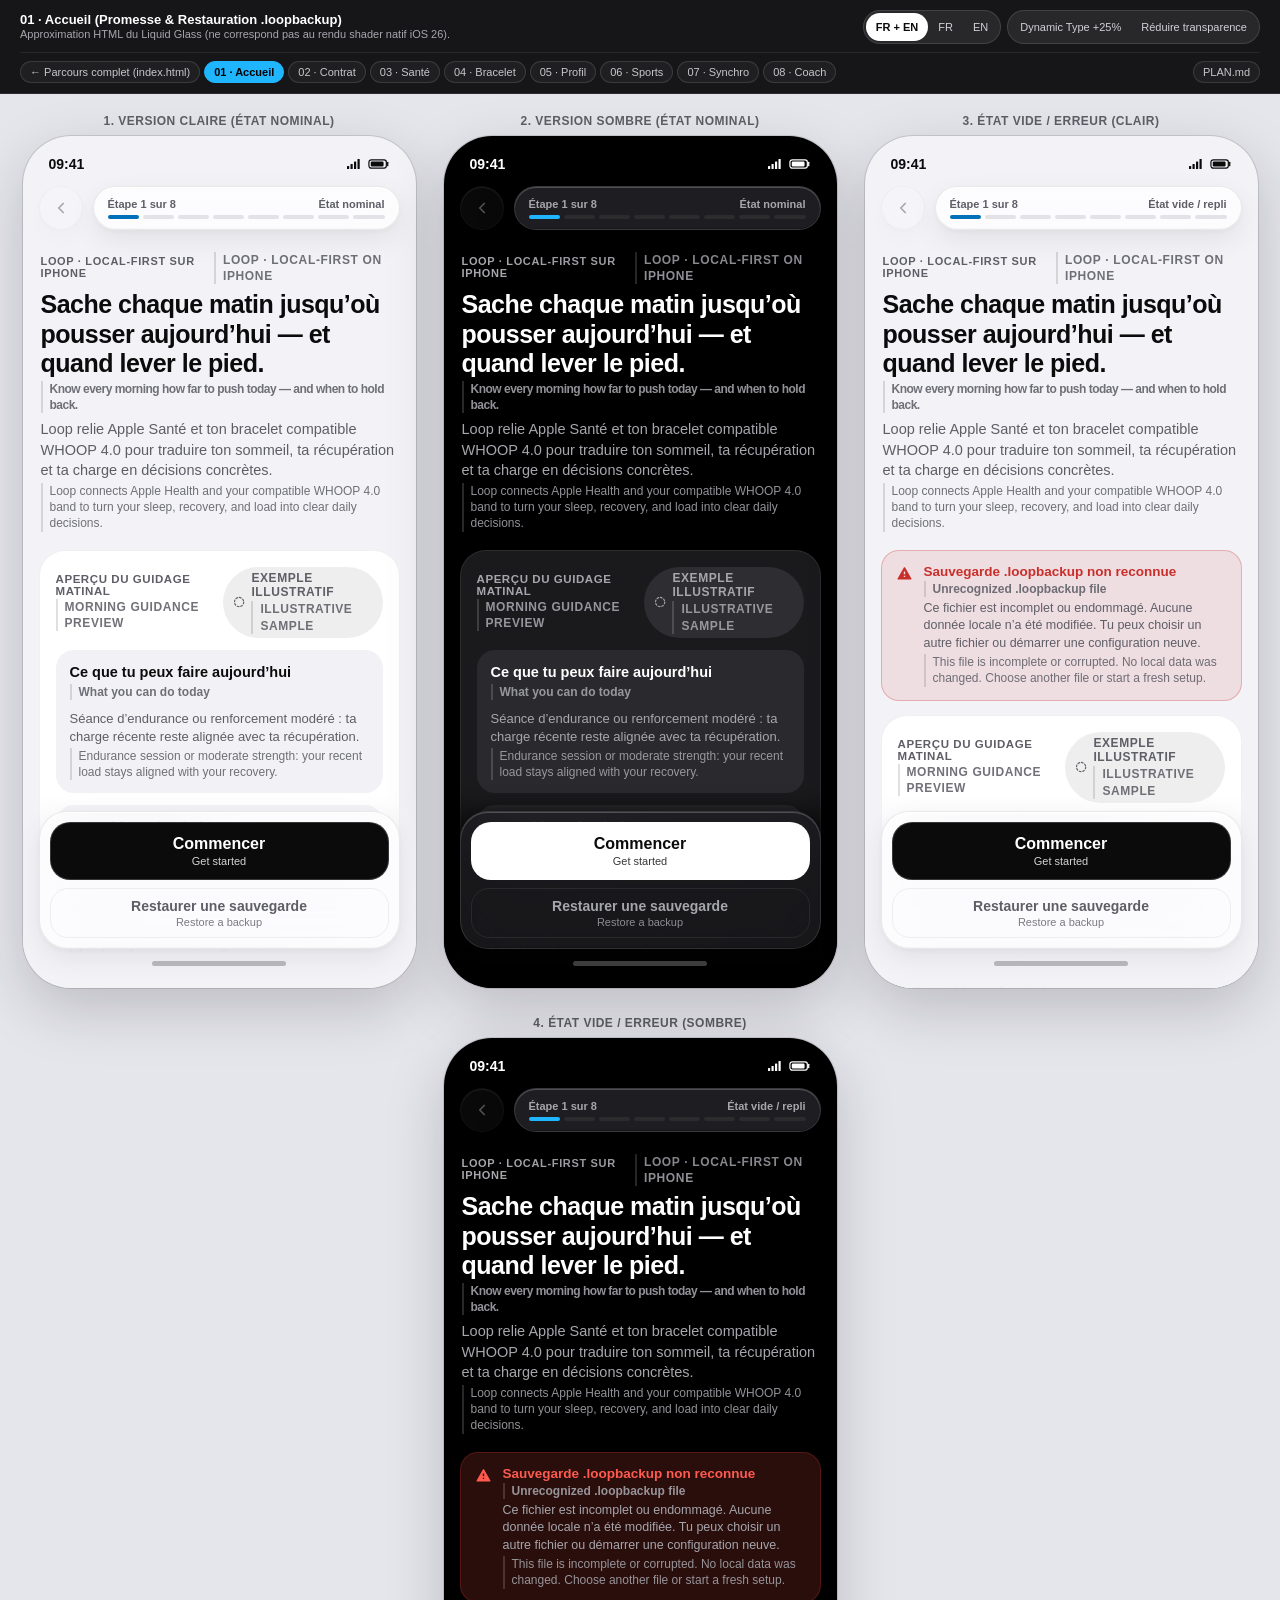
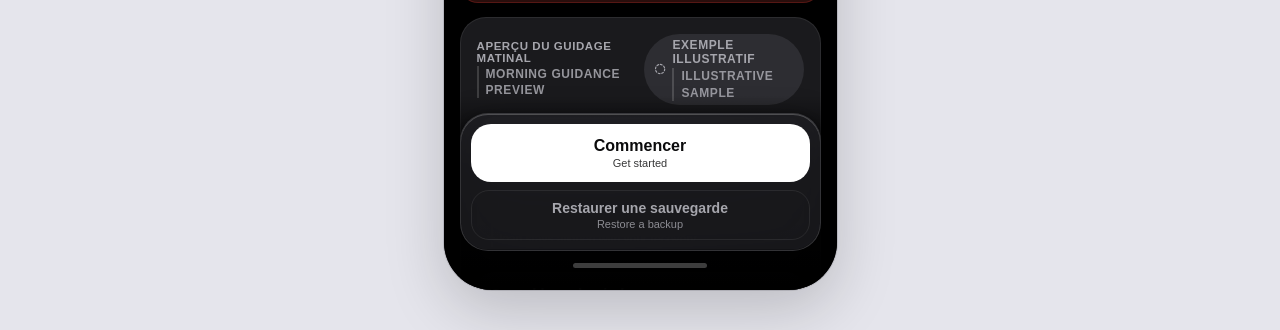
<file: docs/onboarding-mockups/01-welcome.html>
<!DOCTYPE html>
<html lang="fr">
<head>
  <meta charset="UTF-8" />
  <meta name="viewport" content="width=device-width, initial-scale=1.0" />
  <title>Loop Onboarding — 01 · Accueil</title>
  <link rel="stylesheet" href="styles.css" />
</head>
<body data-page-bg="light">
  <nav class="workbench-header" aria-label="Contrôles de l'écran 01">
    <div class="workbench-inner">
      <div>
        <div class="workbench-brand">01 · Accueil (Promesse & Restauration .loopbackup)</div>
        <div class="workbench-note">Approximation HTML du Liquid Glass (ne correspond pas au rendu shader natif iOS 26).</div>
      </div>
      <div class="workbench-controls">
        <div class="wb-group" role="group" aria-label="Langue">
          <button type="button" class="wb-btn active" data-lang-select="bilingual" aria-pressed="true">FR + EN</button>
          <button type="button" class="wb-btn" data-lang-select="fr" aria-pressed="false">FR</button>
          <button type="button" class="wb-btn" data-lang-select="en" aria-pressed="false">EN</button>
        </div>
        <div class="wb-group" role="group" aria-label="Accessibilité">
          <button type="button" class="wb-btn" id="toggle-dt" aria-pressed="false">Dynamic Type +25%</button>
          <button type="button" class="wb-btn" id="toggle-rt" aria-pressed="false">Réduire transparence</button>
        </div>
      </div>
    </div>
    <div class="wb-screen-strip" id="screen-strip"></div>
  </nav>
  <main class="stage-container">
    <div class="phones-row" id="phones-stage"></div>
  </main>
  <script>window.CURRENT_STEP_INDEX = 0;</script>
  <script src="screens-data.js"></script>
  <script src="screen-page.js"></script>
</body>
</html>
</file>
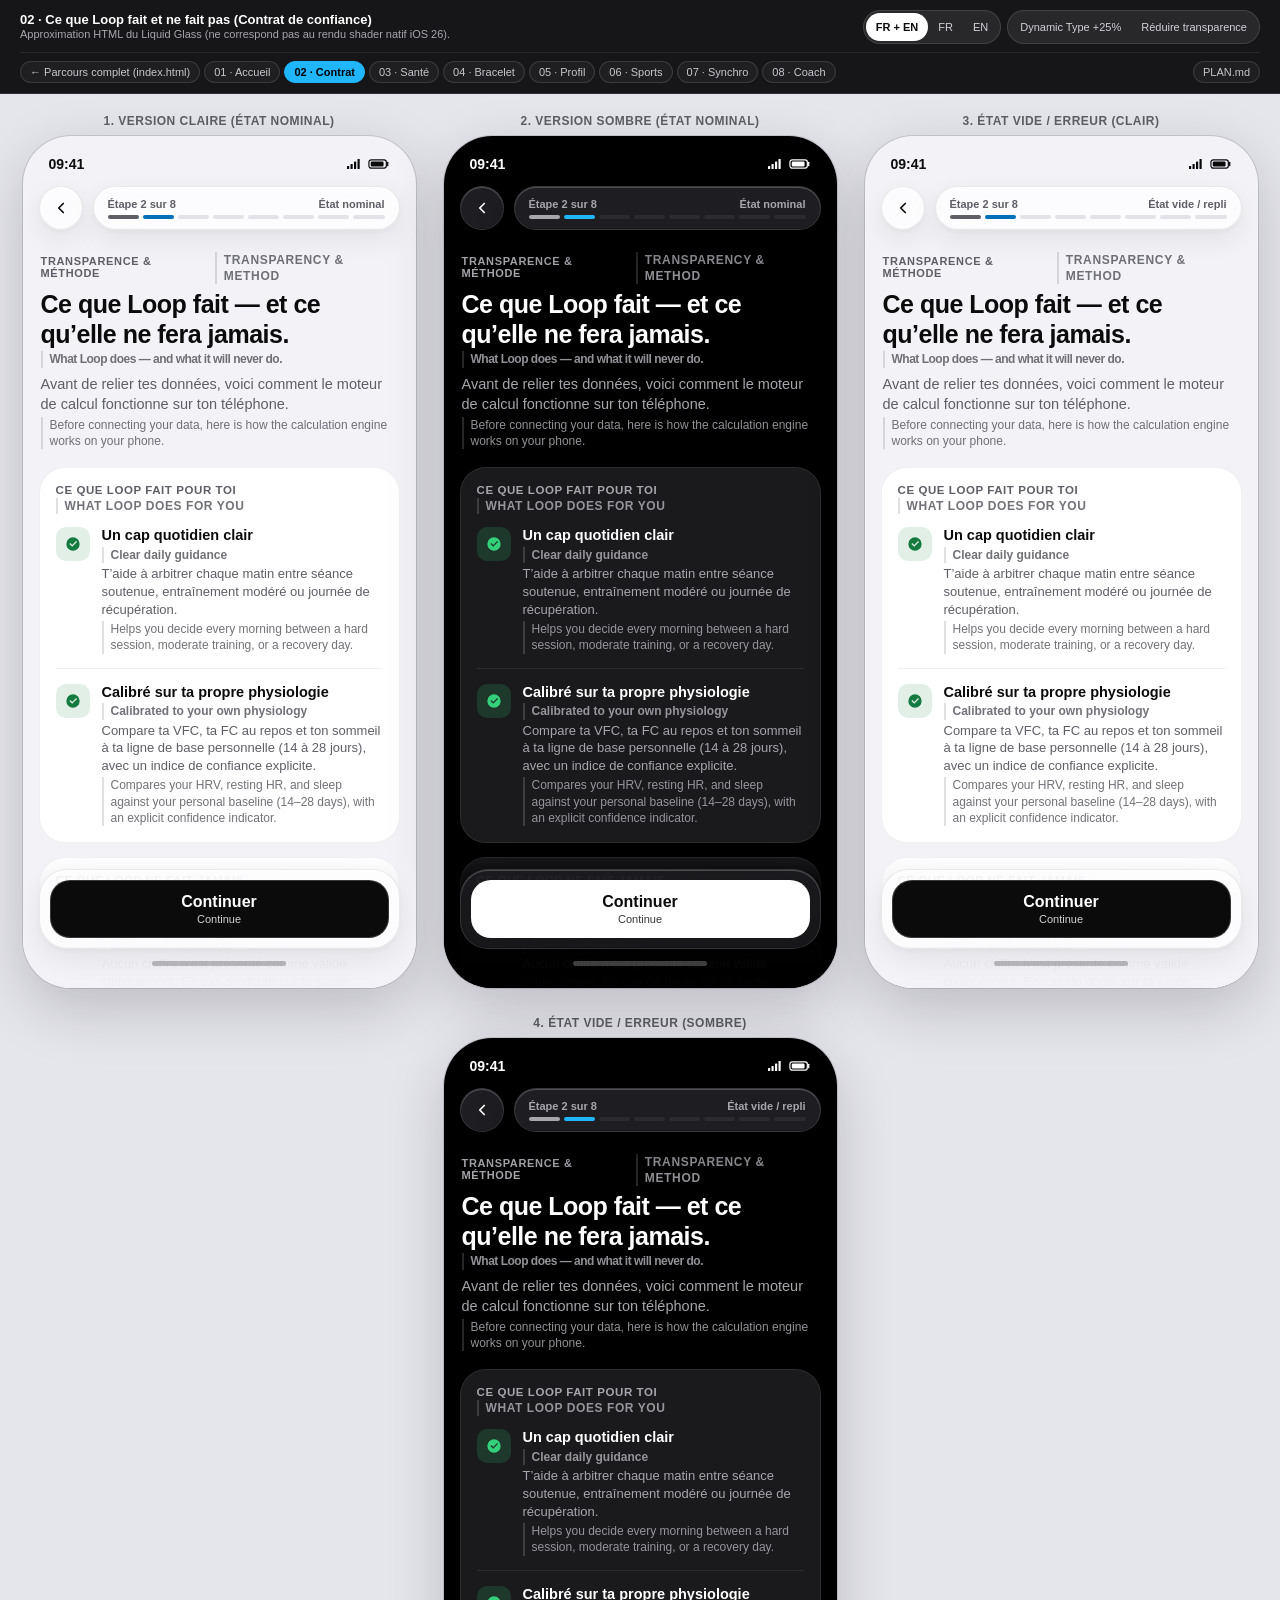
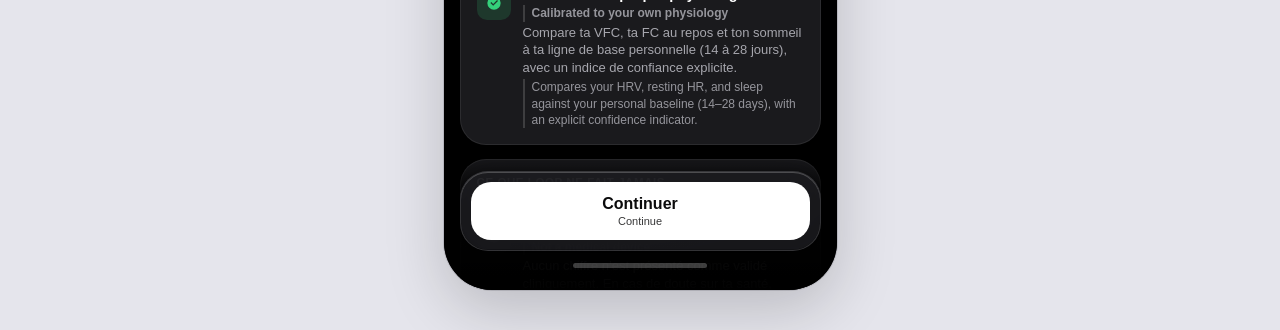
<file: docs/onboarding-mockups/02-manifesto.html>
<!DOCTYPE html>
<html lang="fr">
<head>
  <meta charset="UTF-8" />
  <meta name="viewport" content="width=device-width, initial-scale=1.0" />
  <title>Loop Onboarding — 02 · Ce que Loop fait et ne fait pas</title>
  <link rel="stylesheet" href="styles.css" />
</head>
<body data-page-bg="light">
  <nav class="workbench-header" aria-label="Contrôles de l'écran 02">
    <div class="workbench-inner">
      <div>
        <div class="workbench-brand">02 · Ce que Loop fait et ne fait pas (Contrat de confiance)</div>
        <div class="workbench-note">Approximation HTML du Liquid Glass (ne correspond pas au rendu shader natif iOS 26).</div>
      </div>
      <div class="workbench-controls">
        <div class="wb-group" role="group" aria-label="Langue">
          <button type="button" class="wb-btn active" data-lang-select="bilingual" aria-pressed="true">FR + EN</button>
          <button type="button" class="wb-btn" data-lang-select="fr" aria-pressed="false">FR</button>
          <button type="button" class="wb-btn" data-lang-select="en" aria-pressed="false">EN</button>
        </div>
        <div class="wb-group" role="group" aria-label="Accessibilité">
          <button type="button" class="wb-btn" id="toggle-dt" aria-pressed="false">Dynamic Type +25%</button>
          <button type="button" class="wb-btn" id="toggle-rt" aria-pressed="false">Réduire transparence</button>
        </div>
      </div>
    </div>
    <div class="wb-screen-strip" id="screen-strip"></div>
  </nav>
  <main class="stage-container">
    <div class="phones-row" id="phones-stage"></div>
  </main>
  <script>window.CURRENT_STEP_INDEX = 1;</script>
  <script src="screens-data.js"></script>
  <script src="screen-page.js"></script>
</body>
</html>
</file>
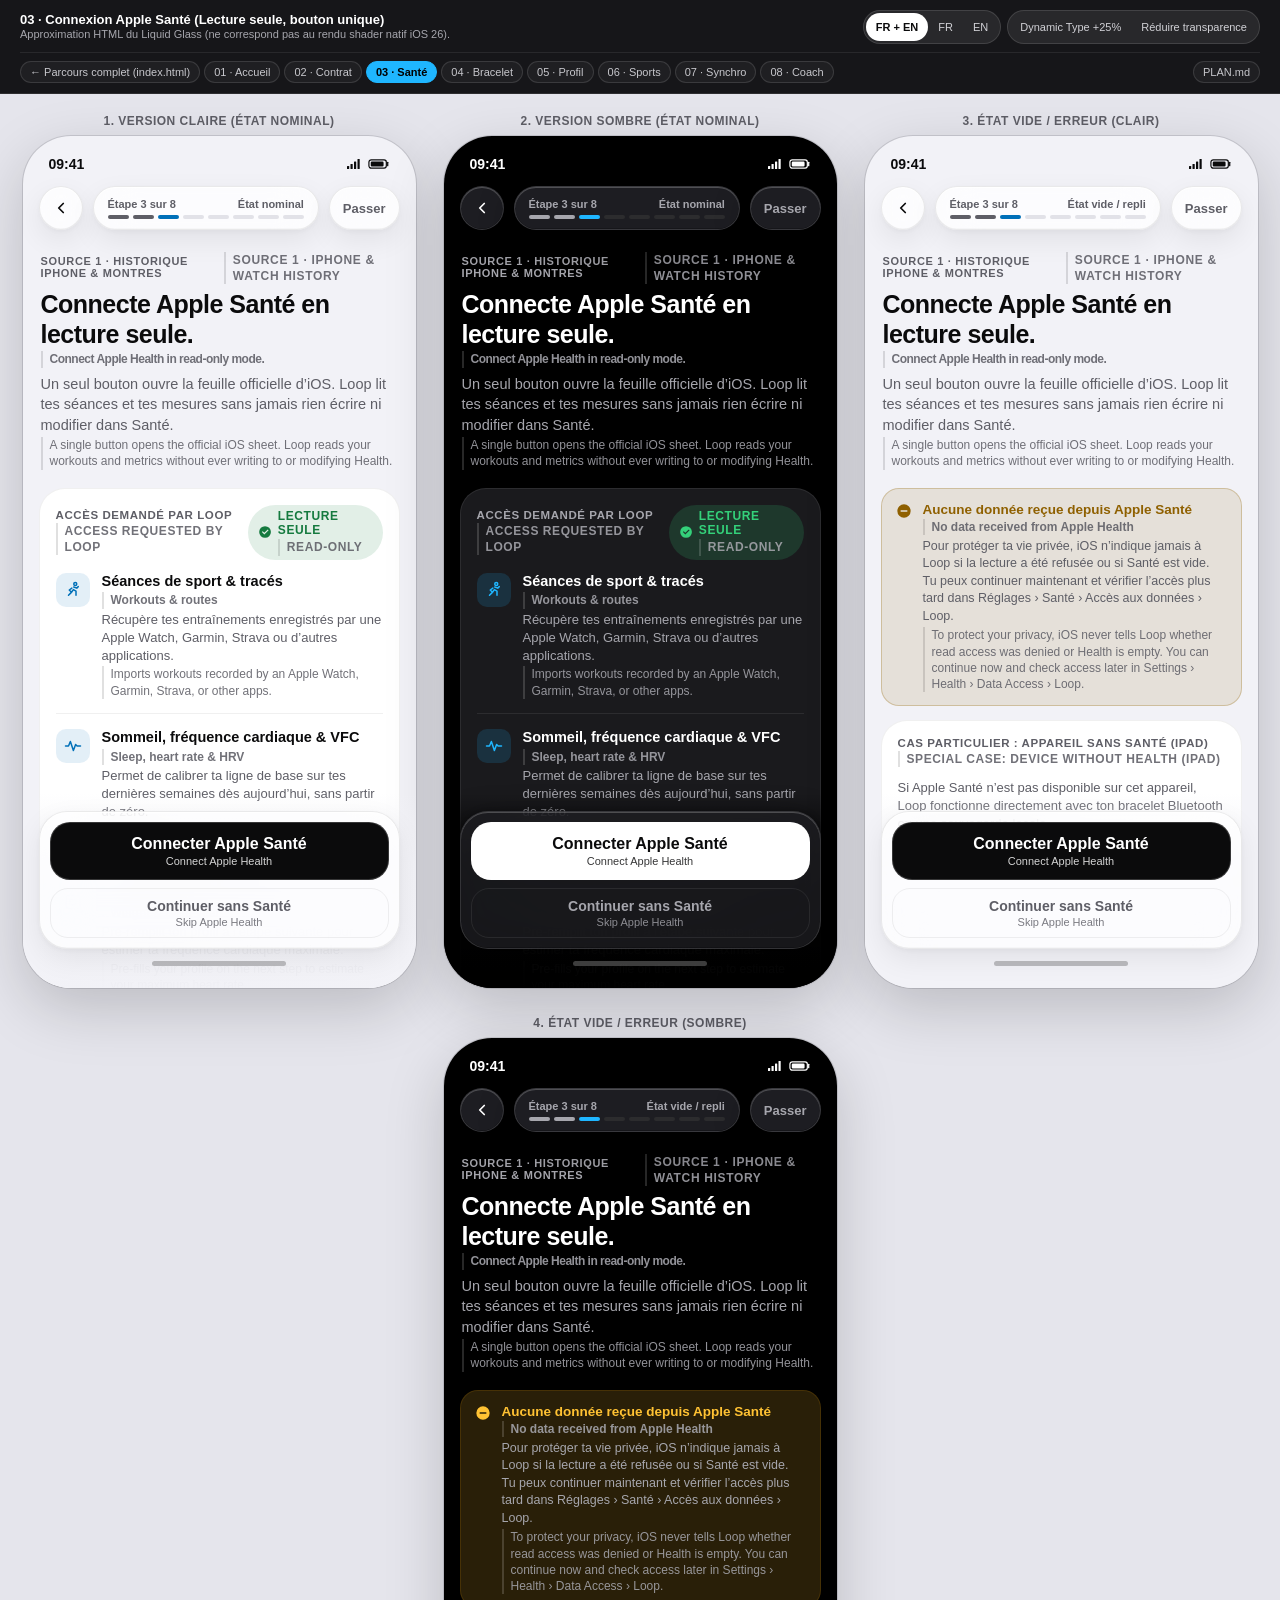
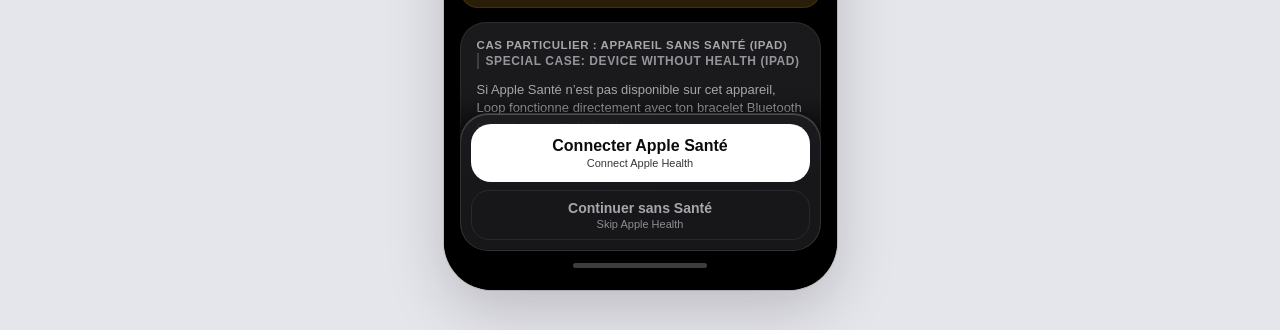
<file: docs/onboarding-mockups/03-healthkit.html>
<!DOCTYPE html>
<html lang="fr">
<head>
  <meta charset="UTF-8" />
  <meta name="viewport" content="width=device-width, initial-scale=1.0" />
  <title>Loop Onboarding — 03 · Connexion Apple Santé</title>
  <link rel="stylesheet" href="styles.css" />
</head>
<body data-page-bg="light">
  <nav class="workbench-header" aria-label="Contrôles de l'écran 03">
    <div class="workbench-inner">
      <div>
        <div class="workbench-brand">03 · Connexion Apple Santé (Lecture seule, bouton unique)</div>
        <div class="workbench-note">Approximation HTML du Liquid Glass (ne correspond pas au rendu shader natif iOS 26).</div>
      </div>
      <div class="workbench-controls">
        <div class="wb-group" role="group" aria-label="Langue">
          <button type="button" class="wb-btn active" data-lang-select="bilingual" aria-pressed="true">FR + EN</button>
          <button type="button" class="wb-btn" data-lang-select="fr" aria-pressed="false">FR</button>
          <button type="button" class="wb-btn" data-lang-select="en" aria-pressed="false">EN</button>
        </div>
        <div class="wb-group" role="group" aria-label="Accessibilité">
          <button type="button" class="wb-btn" id="toggle-dt" aria-pressed="false">Dynamic Type +25%</button>
          <button type="button" class="wb-btn" id="toggle-rt" aria-pressed="false">Réduire transparence</button>
        </div>
      </div>
    </div>
    <div class="wb-screen-strip" id="screen-strip"></div>
  </nav>
  <main class="stage-container">
    <div class="phones-row" id="phones-stage"></div>
  </main>
  <script>window.CURRENT_STEP_INDEX = 2;</script>
  <script src="screens-data.js"></script>
  <script src="screen-page.js"></script>
</body>
</html>
</file>
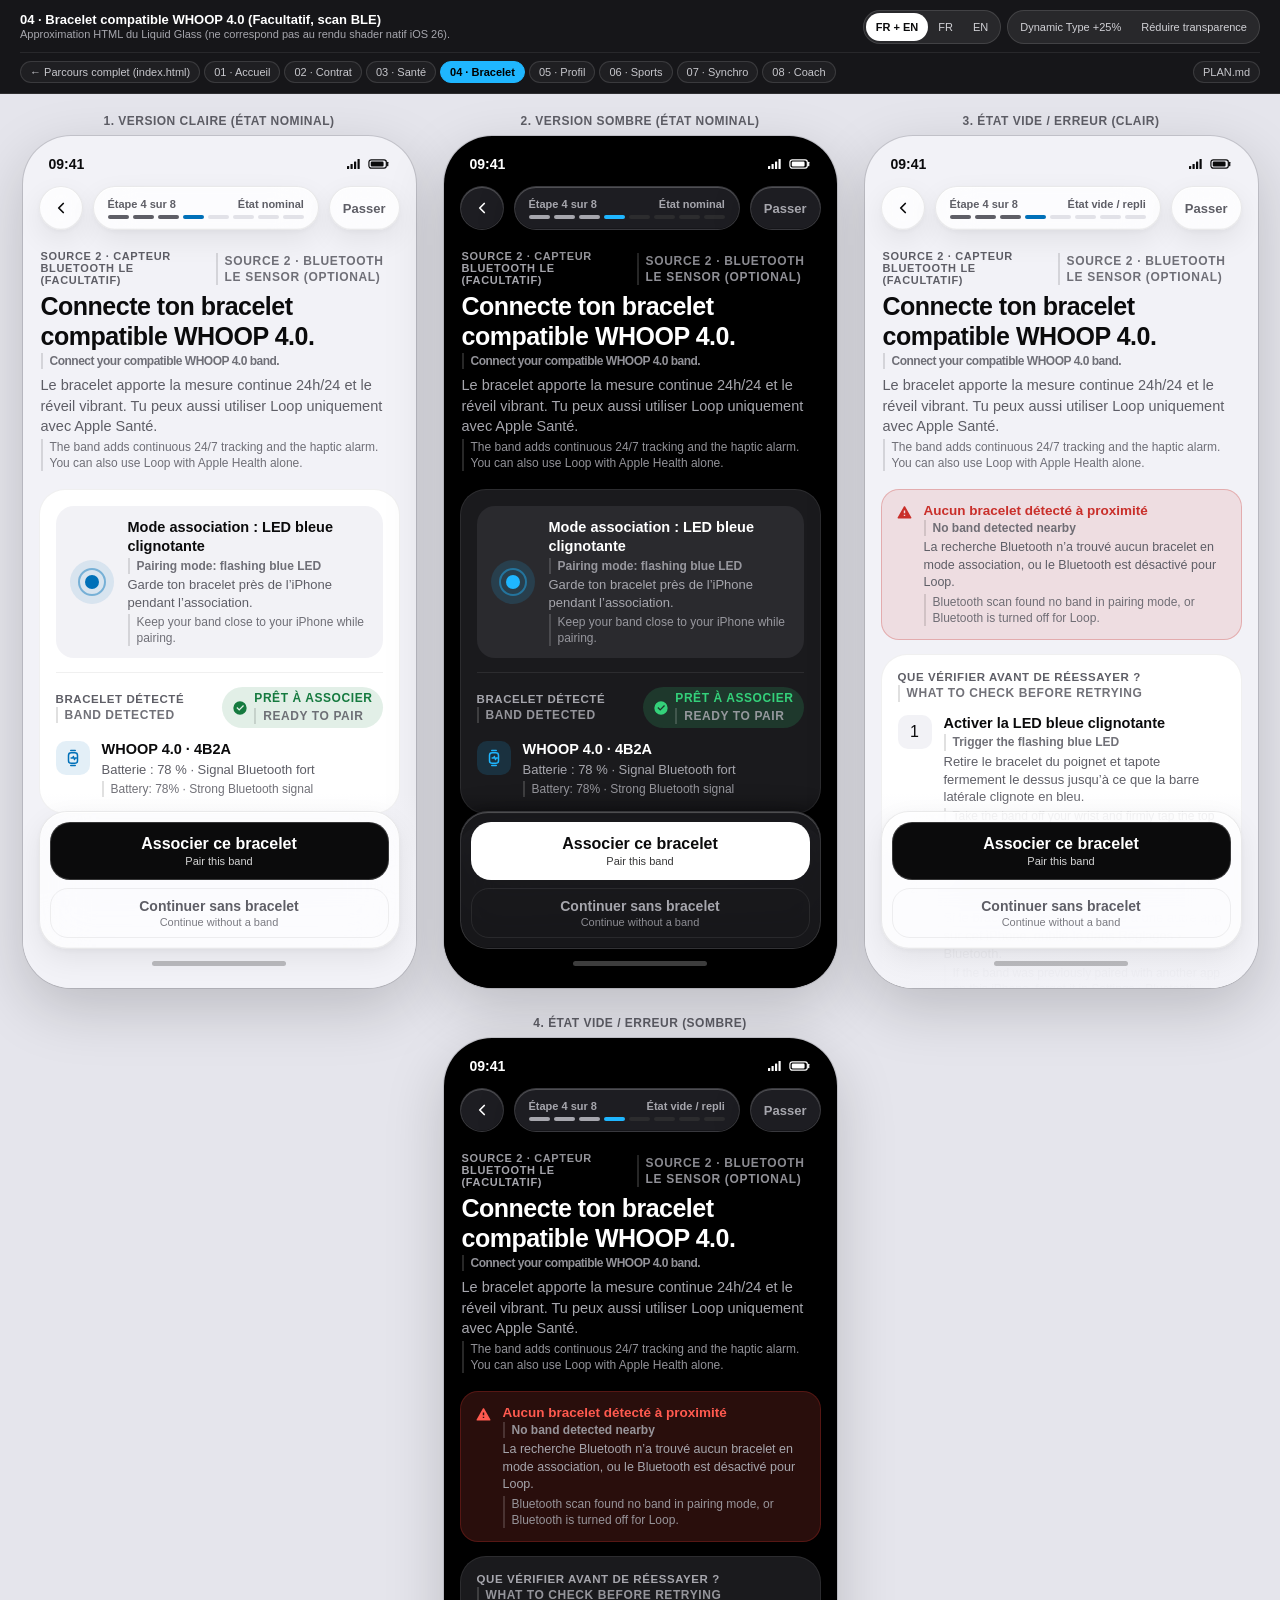
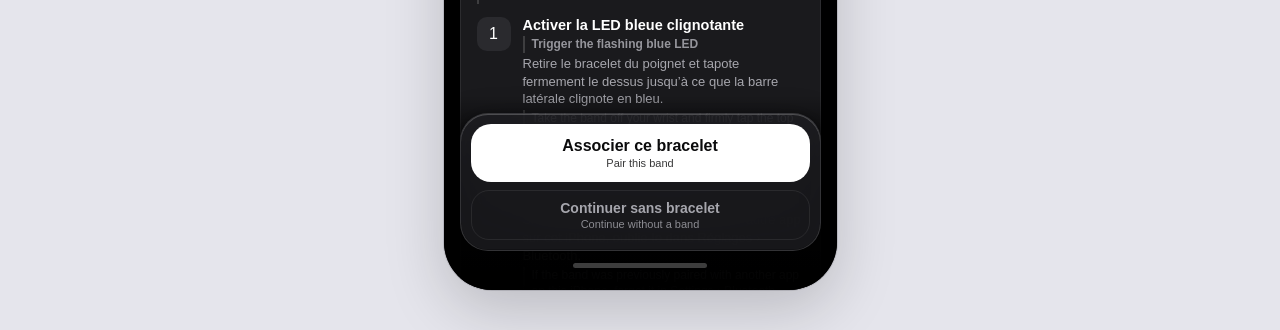
<file: docs/onboarding-mockups/04-band.html>
<!DOCTYPE html>
<html lang="fr">
<head>
  <meta charset="UTF-8" />
  <meta name="viewport" content="width=device-width, initial-scale=1.0" />
  <title>Loop Onboarding — 04 · Bracelet WHOOP 4.0</title>
  <link rel="stylesheet" href="styles.css" />
</head>
<body data-page-bg="light">
  <nav class="workbench-header" aria-label="Contrôles de l'écran 04">
    <div class="workbench-inner">
      <div>
        <div class="workbench-brand">04 · Bracelet compatible WHOOP 4.0 (Facultatif, scan BLE)</div>
        <div class="workbench-note">Approximation HTML du Liquid Glass (ne correspond pas au rendu shader natif iOS 26).</div>
      </div>
      <div class="workbench-controls">
        <div class="wb-group" role="group" aria-label="Langue">
          <button type="button" class="wb-btn active" data-lang-select="bilingual" aria-pressed="true">FR + EN</button>
          <button type="button" class="wb-btn" data-lang-select="fr" aria-pressed="false">FR</button>
          <button type="button" class="wb-btn" data-lang-select="en" aria-pressed="false">EN</button>
        </div>
        <div class="wb-group" role="group" aria-label="Accessibilité">
          <button type="button" class="wb-btn" id="toggle-dt" aria-pressed="false">Dynamic Type +25%</button>
          <button type="button" class="wb-btn" id="toggle-rt" aria-pressed="false">Réduire transparence</button>
        </div>
      </div>
    </div>
    <div class="wb-screen-strip" id="screen-strip"></div>
  </nav>
  <main class="stage-container">
    <div class="phones-row" id="phones-stage"></div>
  </main>
  <script>window.CURRENT_STEP_INDEX = 3;</script>
  <script src="screens-data.js"></script>
  <script src="screen-page.js"></script>
</body>
</html>
</file>
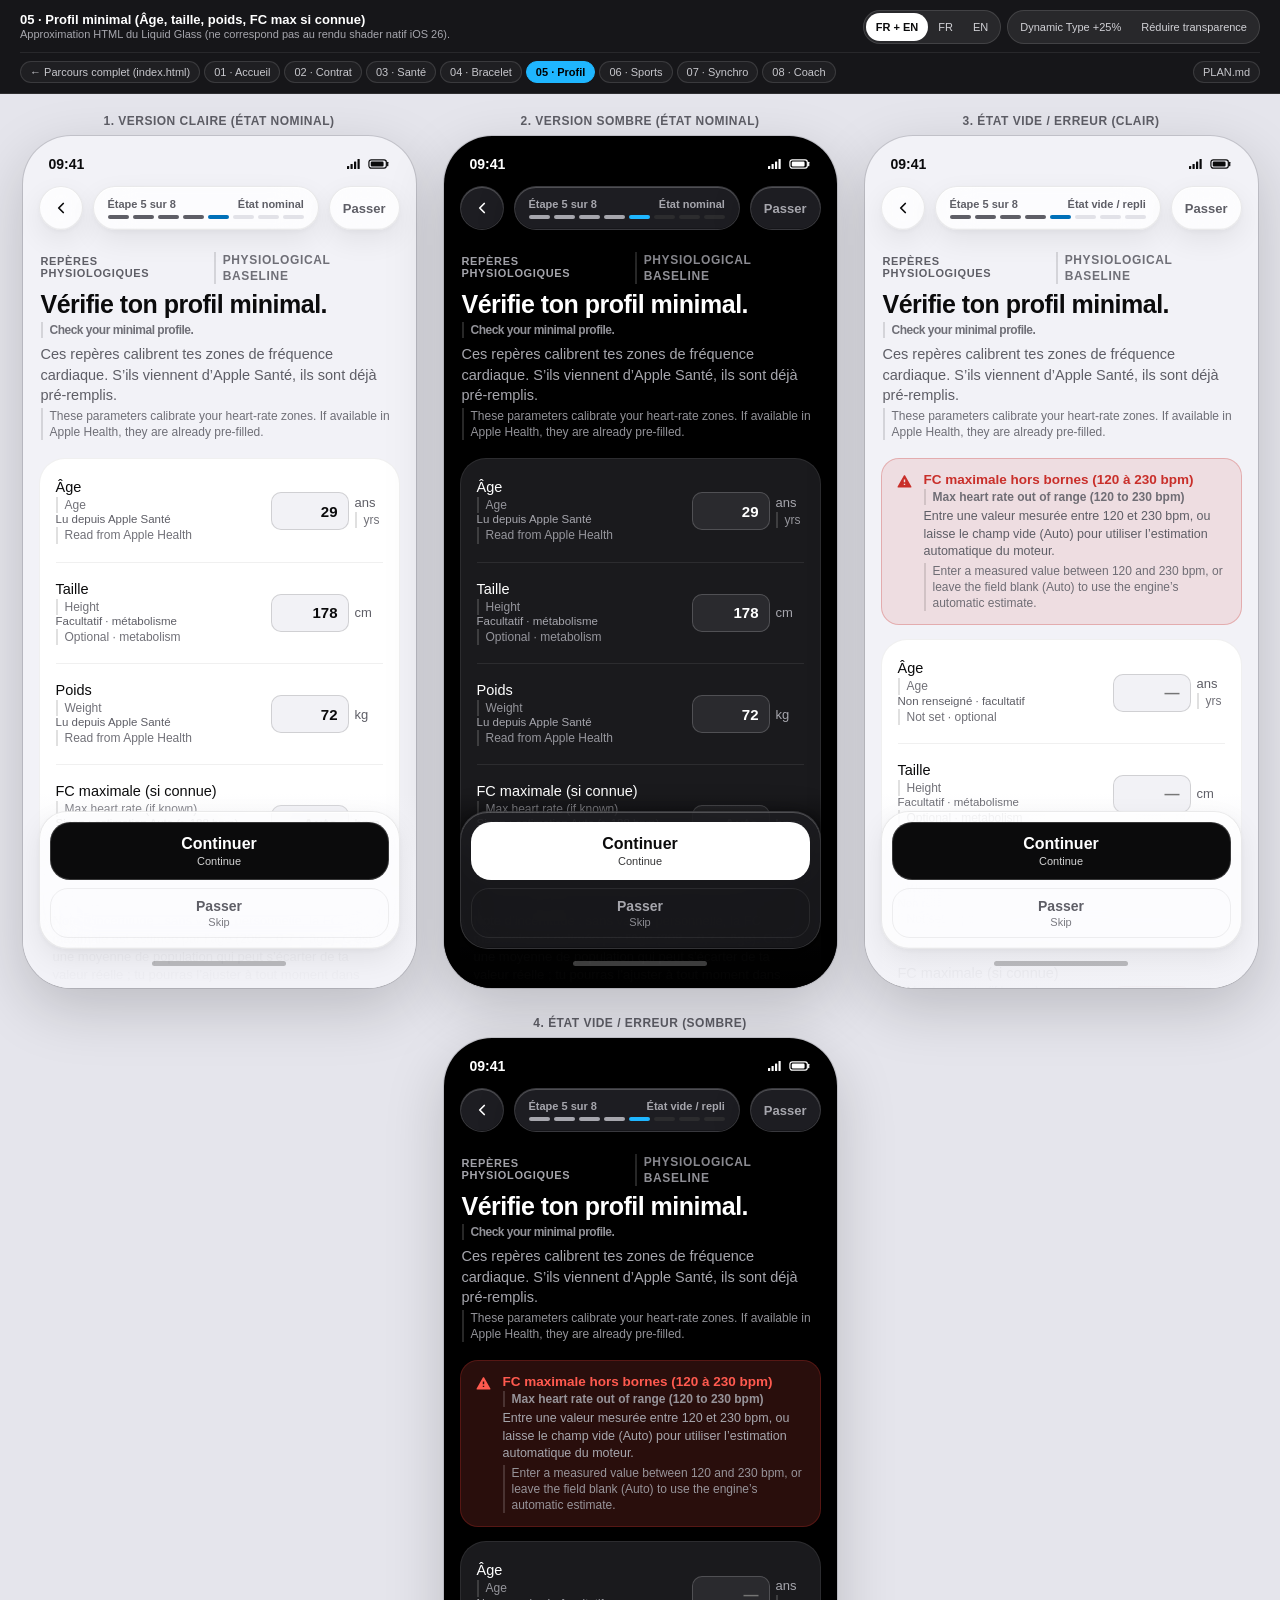
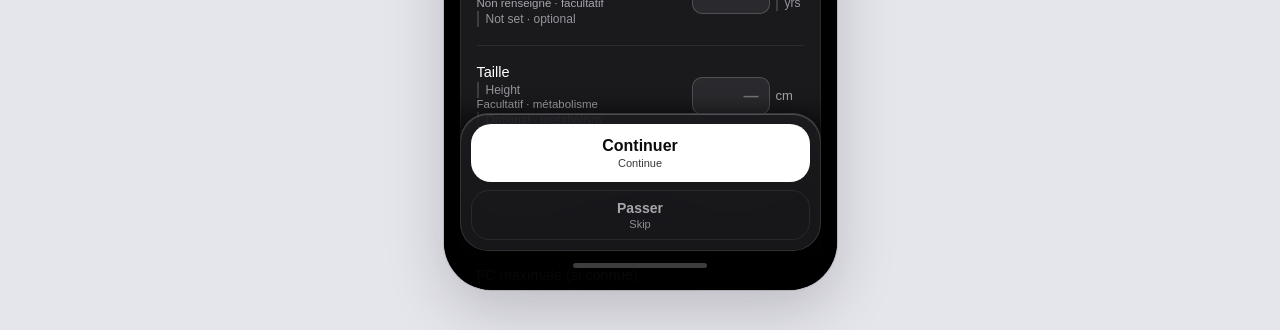
<file: docs/onboarding-mockups/05-profile.html>
<!DOCTYPE html>
<html lang="fr">
<head>
  <meta charset="UTF-8" />
  <meta name="viewport" content="width=device-width, initial-scale=1.0" />
  <title>Loop Onboarding — 05 · Profil minimal</title>
  <link rel="stylesheet" href="styles.css" />
</head>
<body data-page-bg="light">
  <nav class="workbench-header" aria-label="Contrôles de l'écran 05">
    <div class="workbench-inner">
      <div>
        <div class="workbench-brand">05 · Profil minimal (Âge, taille, poids, FC max si connue)</div>
        <div class="workbench-note">Approximation HTML du Liquid Glass (ne correspond pas au rendu shader natif iOS 26).</div>
      </div>
      <div class="workbench-controls">
        <div class="wb-group" role="group" aria-label="Langue">
          <button type="button" class="wb-btn active" data-lang-select="bilingual" aria-pressed="true">FR + EN</button>
          <button type="button" class="wb-btn" data-lang-select="fr" aria-pressed="false">FR</button>
          <button type="button" class="wb-btn" data-lang-select="en" aria-pressed="false">EN</button>
        </div>
        <div class="wb-group" role="group" aria-label="Accessibilité">
          <button type="button" class="wb-btn" id="toggle-dt" aria-pressed="false">Dynamic Type +25%</button>
          <button type="button" class="wb-btn" id="toggle-rt" aria-pressed="false">Réduire transparence</button>
        </div>
      </div>
    </div>
    <div class="wb-screen-strip" id="screen-strip"></div>
  </nav>
  <main class="stage-container">
    <div class="phones-row" id="phones-stage"></div>
  </main>
  <script>window.CURRENT_STEP_INDEX = 4;</script>
  <script src="screens-data.js"></script>
  <script src="screen-page.js"></script>
</body>
</html>
</file>
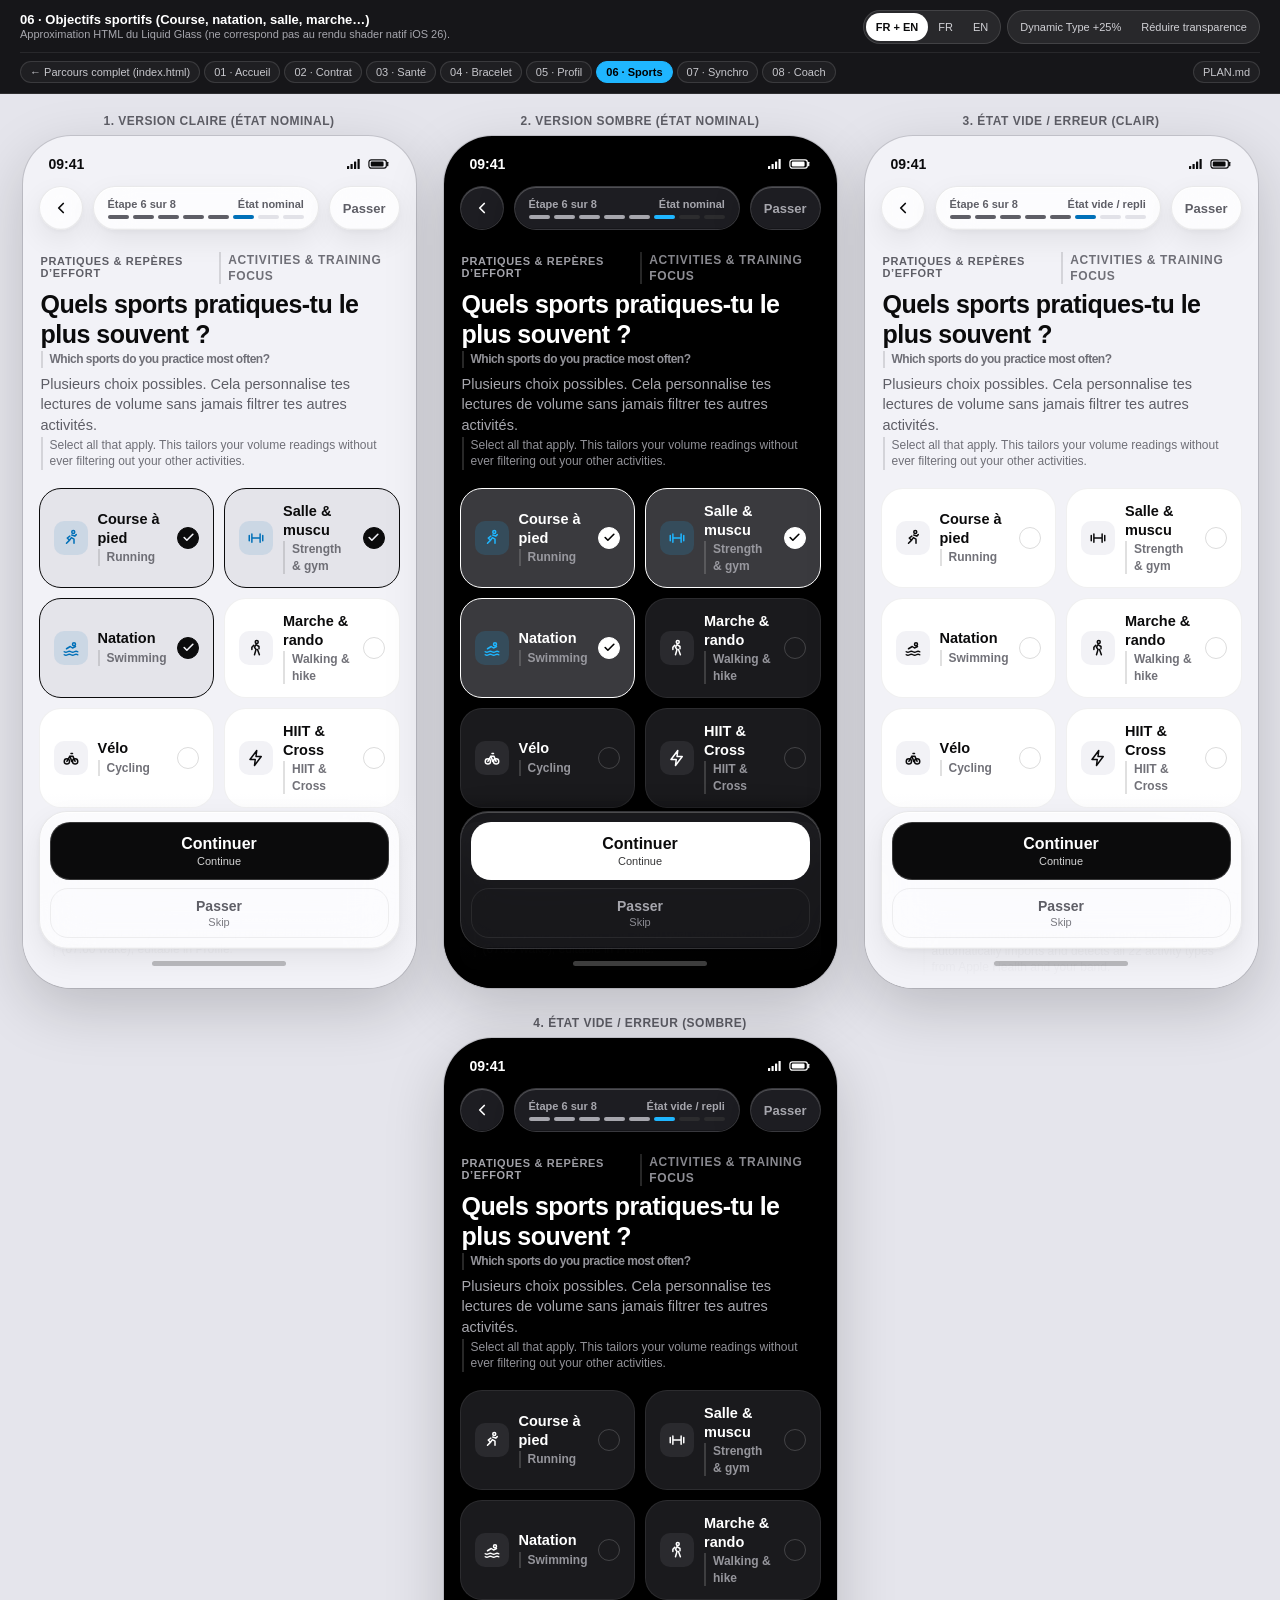
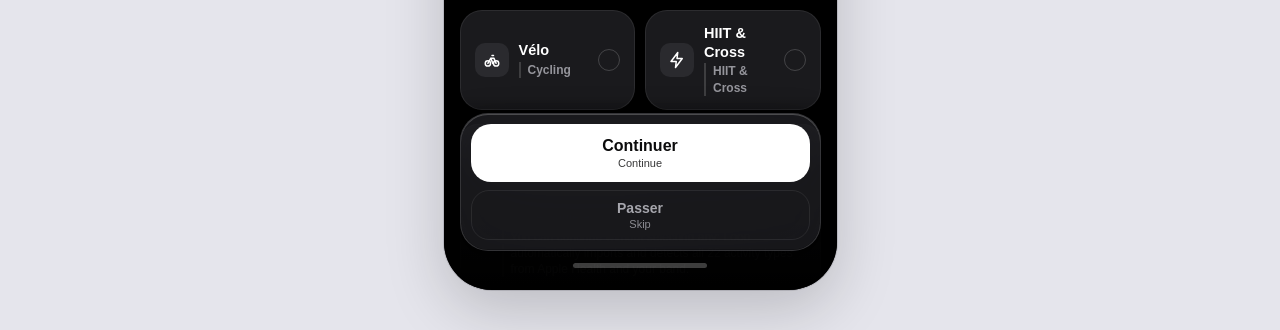
<file: docs/onboarding-mockups/06-goals.html>
<!DOCTYPE html>
<html lang="fr">
<head>
  <meta charset="UTF-8" />
  <meta name="viewport" content="width=device-width, initial-scale=1.0" />
  <title>Loop Onboarding — 06 · Objectifs sportifs</title>
  <link rel="stylesheet" href="styles.css" />
</head>
<body data-page-bg="light">
  <nav class="workbench-header" aria-label="Contrôles de l'écran 06">
    <div class="workbench-inner">
      <div>
        <div class="workbench-brand">06 · Objectifs sportifs (Course, natation, salle, marche…)</div>
        <div class="workbench-note">Approximation HTML du Liquid Glass (ne correspond pas au rendu shader natif iOS 26).</div>
      </div>
      <div class="workbench-controls">
        <div class="wb-group" role="group" aria-label="Langue">
          <button type="button" class="wb-btn active" data-lang-select="bilingual" aria-pressed="true">FR + EN</button>
          <button type="button" class="wb-btn" data-lang-select="fr" aria-pressed="false">FR</button>
          <button type="button" class="wb-btn" data-lang-select="en" aria-pressed="false">EN</button>
        </div>
        <div class="wb-group" role="group" aria-label="Accessibilité">
          <button type="button" class="wb-btn" id="toggle-dt" aria-pressed="false">Dynamic Type +25%</button>
          <button type="button" class="wb-btn" id="toggle-rt" aria-pressed="false">Réduire transparence</button>
        </div>
      </div>
    </div>
    <div class="wb-screen-strip" id="screen-strip"></div>
  </nav>
  <main class="stage-container">
    <div class="phones-row" id="phones-stage"></div>
  </main>
  <script>window.CURRENT_STEP_INDEX = 5;</script>
  <script src="screens-data.js"></script>
  <script src="screen-page.js"></script>
</body>
</html>
</file>
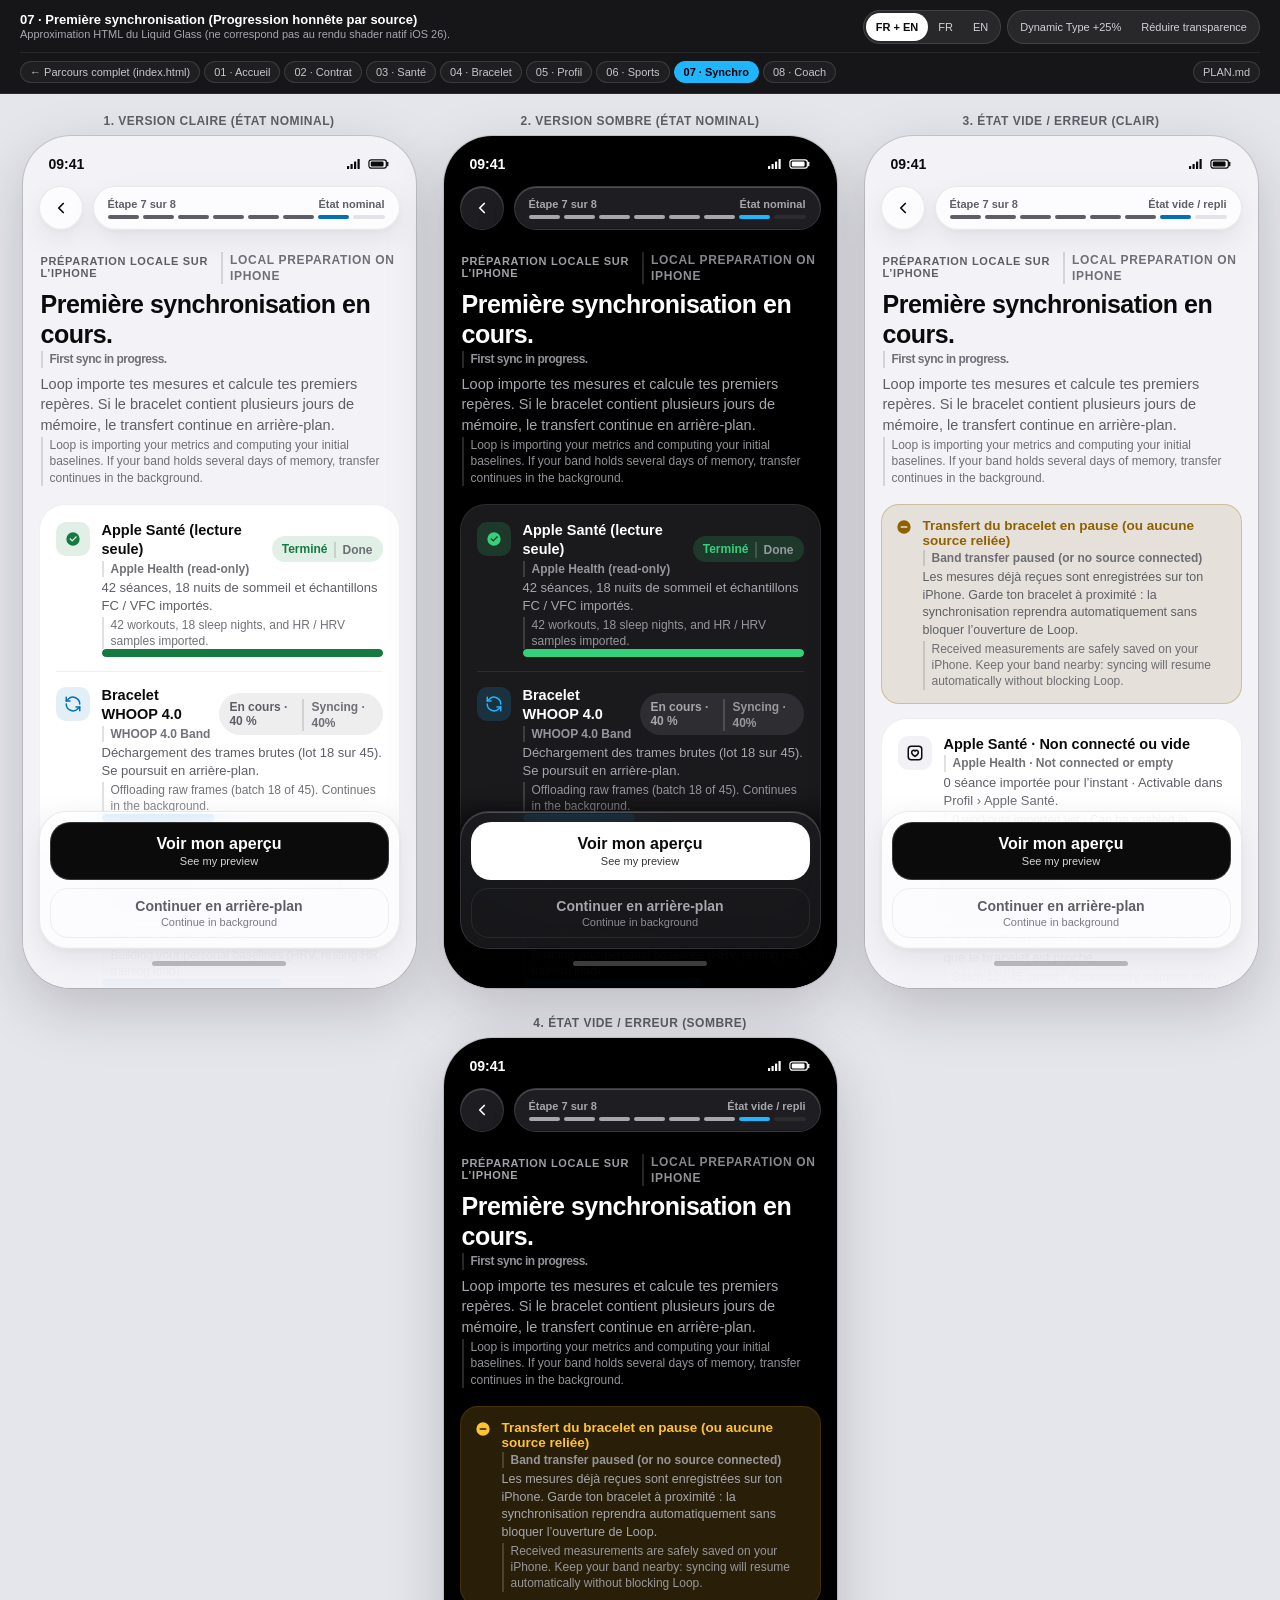
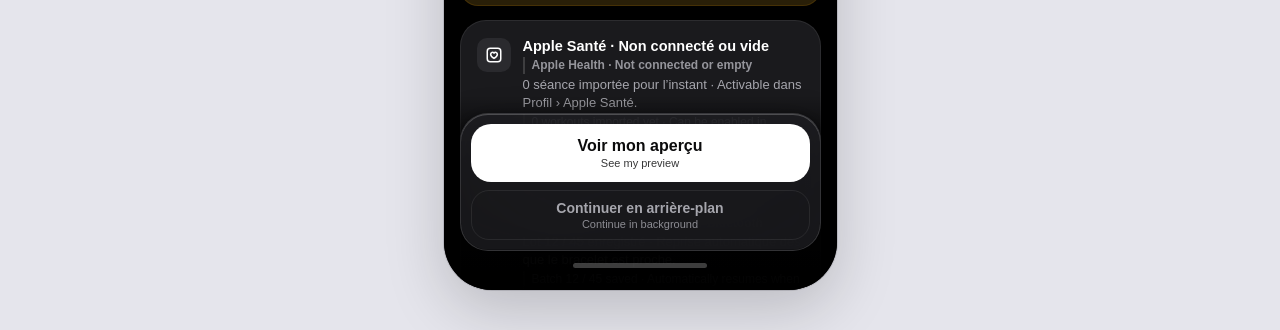
<file: docs/onboarding-mockups/07-sync.html>
<!DOCTYPE html>
<html lang="fr">
<head>
  <meta charset="UTF-8" />
  <meta name="viewport" content="width=device-width, initial-scale=1.0" />
  <title>Loop Onboarding — 07 · Première synchronisation</title>
  <link rel="stylesheet" href="styles.css" />
</head>
<body data-page-bg="light">
  <nav class="workbench-header" aria-label="Contrôles de l'écran 07">
    <div class="workbench-inner">
      <div>
        <div class="workbench-brand">07 · Première synchronisation (Progression honnête par source)</div>
        <div class="workbench-note">Approximation HTML du Liquid Glass (ne correspond pas au rendu shader natif iOS 26).</div>
      </div>
      <div class="workbench-controls">
        <div class="wb-group" role="group" aria-label="Langue">
          <button type="button" class="wb-btn active" data-lang-select="bilingual" aria-pressed="true">FR + EN</button>
          <button type="button" class="wb-btn" data-lang-select="fr" aria-pressed="false">FR</button>
          <button type="button" class="wb-btn" data-lang-select="en" aria-pressed="false">EN</button>
        </div>
        <div class="wb-group" role="group" aria-label="Accessibilité">
          <button type="button" class="wb-btn" id="toggle-dt" aria-pressed="false">Dynamic Type +25%</button>
          <button type="button" class="wb-btn" id="toggle-rt" aria-pressed="false">Réduire transparence</button>
        </div>
      </div>
    </div>
    <div class="wb-screen-strip" id="screen-strip"></div>
  </nav>
  <main class="stage-container">
    <div class="phones-row" id="phones-stage"></div>
  </main>
  <script>window.CURRENT_STEP_INDEX = 6;</script>
  <script src="screens-data.js"></script>
  <script src="screen-page.js"></script>
</body>
</html>
</file>
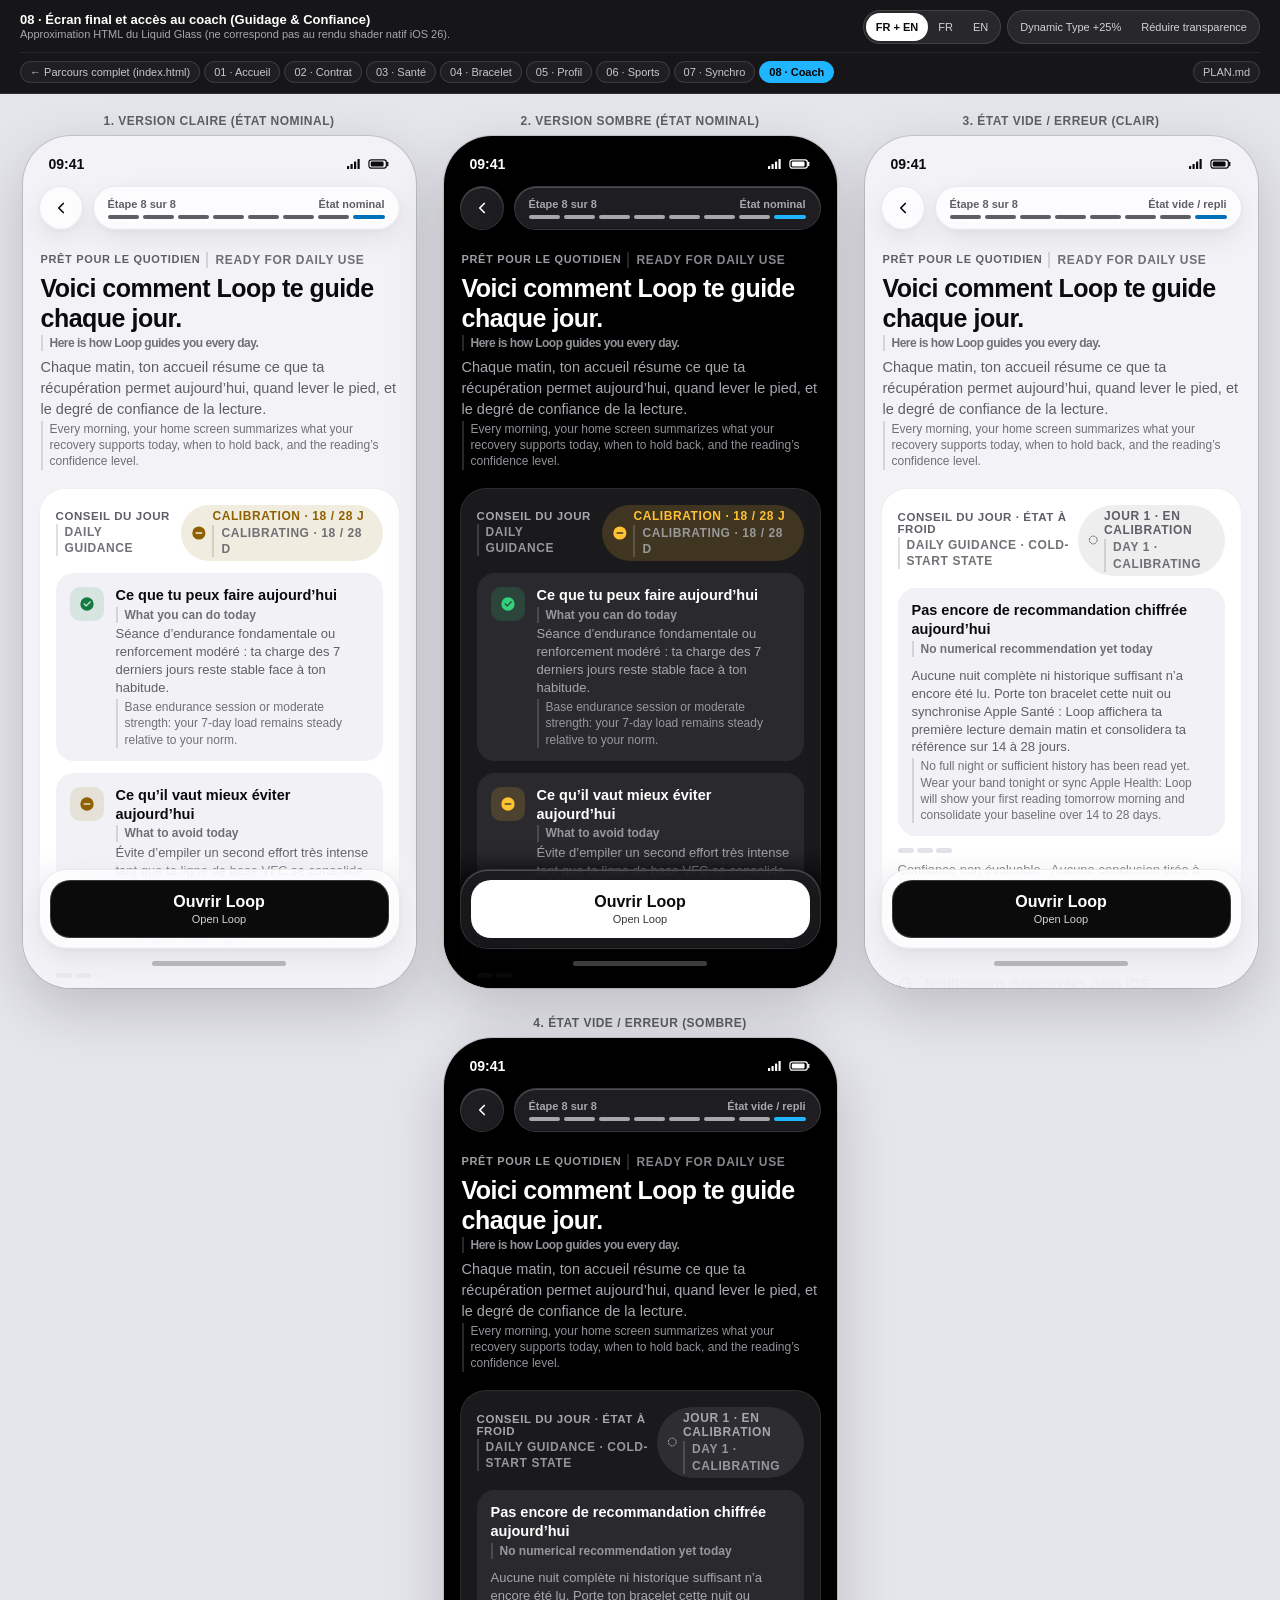
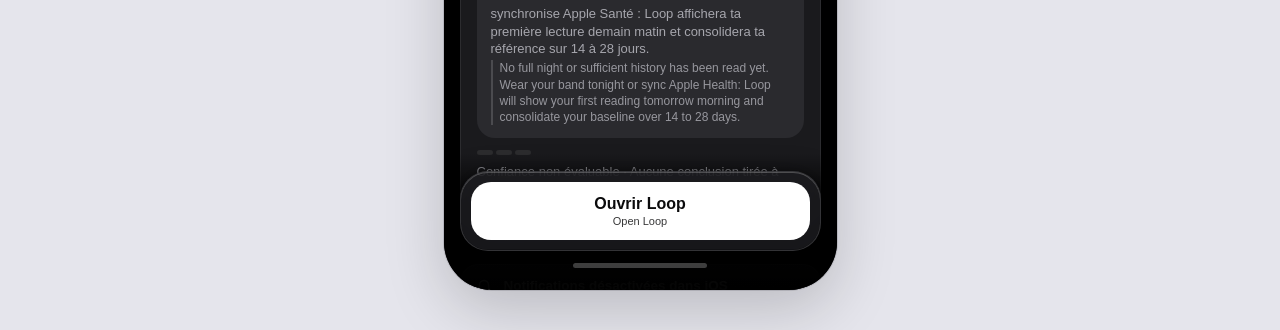
<file: docs/onboarding-mockups/08-ready.html>
<!DOCTYPE html>
<html lang="fr">
<head>
  <meta charset="UTF-8" />
  <meta name="viewport" content="width=device-width, initial-scale=1.0" />
  <title>Loop Onboarding — 08 · Écran final et accès au coach</title>
  <link rel="stylesheet" href="styles.css" />
</head>
<body data-page-bg="light">
  <nav class="workbench-header" aria-label="Contrôles de l'écran 08">
    <div class="workbench-inner">
      <div>
        <div class="workbench-brand">08 · Écran final et accès au coach (Guidage & Confiance)</div>
        <div class="workbench-note">Approximation HTML du Liquid Glass (ne correspond pas au rendu shader natif iOS 26).</div>
      </div>
      <div class="workbench-controls">
        <div class="wb-group" role="group" aria-label="Langue">
          <button type="button" class="wb-btn active" data-lang-select="bilingual" aria-pressed="true">FR + EN</button>
          <button type="button" class="wb-btn" data-lang-select="fr" aria-pressed="false">FR</button>
          <button type="button" class="wb-btn" data-lang-select="en" aria-pressed="false">EN</button>
        </div>
        <div class="wb-group" role="group" aria-label="Accessibilité">
          <button type="button" class="wb-btn" id="toggle-dt" aria-pressed="false">Dynamic Type +25%</button>
          <button type="button" class="wb-btn" id="toggle-rt" aria-pressed="false">Réduire transparence</button>
        </div>
      </div>
    </div>
    <div class="wb-screen-strip" id="screen-strip"></div>
  </nav>
  <main class="stage-container">
    <div class="phones-row" id="phones-stage"></div>
  </main>
  <script>window.CURRENT_STEP_INDEX = 7;</script>
  <script src="screens-data.js"></script>
  <script src="screen-page.js"></script>
</body>
</html>
</file>
<file: docs/onboarding-mockups/styles.css>
/* ==========================================================================
   Loop Onboarding Mockups — Stylesheet (iOS 26 Liquid Glass Approximation)
   Tokens strictement alignés sur docs/design/SPEC-DESIGN-LOOP.md & DESIGN.md
   ========================================================================== */

:root,
[data-theme="light"] {
  /* §2.1 Surfaces & texte — Mode Clair */
  --bg-base: #F2F2F7;
  --bg-sheet: #F7F7FA;
  --surface-card: #FFFFFF;
  --surface-nested: #F2F2F6;
  --surface-highlight: #E4E4EA;
  --stroke-card: rgba(0, 0, 0, 0.06);
  --stroke-strong: rgba(0, 0, 0, 0.14);
  --track-empty: #E2E2E8;
  --text-primary: #0B0B0C;
  --text-secondary: #5E5E66; /* 6.4:1 sur #FFF, 5.8:1 sur #F2F2F7 (WCAG AA) */
  --text-tertiary: #8A8A90;  /* Décoratif uniquement */

  /* §2.2 États — Mode Clair */
  --state-good: #157A3F;
  --state-good-bg: rgba(21, 122, 63, 0.12);
  --state-fair: #8F6000;
  --state-fair-bg: rgba(143, 96, 0, 0.12);
  --state-poor: #C92F2A;
  --state-poor-bg: rgba(201, 47, 42, 0.10);
  --state-neutral: #5E5E66;
  --state-neutral-bg: rgba(94, 94, 102, 0.10);

  /* §2.3 Teintes de métriques — Mode Clair */
  --metric-strain: #0070B8;
  --metric-sleep: #5A45D6;
  --metric-cardio: #C8155A;
  --metric-hrv: #007D6E;

  /* Accent unique sobre pour les contrôles Liquid Glass */
  --accent-action: #0B0B0C;
  --accent-action-fg: #FFFFFF;
  --accent-tint: #0070B8;
  --accent-tint-soft: rgba(0, 112, 184, 0.11);

  /* Approximation HTML Liquid Glass — Mode Clair
     (Uniquement sur la barre de navigation et le dock d'action flottant) */
  --glass-bg: rgba(255, 255, 255, 0.72);
  --glass-pill-bg: rgba(255, 255, 255, 0.78);
  --glass-border: rgba(255, 255, 255, 0.85);
  --glass-outer-stroke: rgba(0, 0, 0, 0.08);
  --glass-specular: inset 0 1px 0 rgba(255, 255, 255, 0.95), inset 0 -0.5px 0 rgba(0, 0, 0, 0.05);
  --glass-shadow: 0 10px 28px rgba(0, 0, 0, 0.07), 0 2px 6px rgba(0, 0, 0, 0.04);
  --dock-scrim: linear-gradient(180deg, rgba(242, 242, 247, 0) 0%, rgba(242, 242, 247, 0.86) 36%, rgba(242, 242, 247, 0.98) 100%);

  /* Mesures §2.5 */
  --radius-card: 26px;
  --radius-nested: 18px;
  --radius-tile: 22px;
  --screen-gutter: 16px;
  --card-padding: 16px;
  --font-scale: 1;
}

[data-theme="dark"] {
  /* §2.1 Surfaces & texte — Mode Sombre */
  --bg-base: #000000;
  --bg-sheet: #0E0E10;
  --surface-card: #1A1A1D;
  --surface-nested: #2A2A2E;
  --surface-highlight: #3A3A3E;
  --stroke-card: rgba(255, 255, 255, 0.08);
  --stroke-strong: rgba(255, 255, 255, 0.18);
  --track-empty: #2C2C2E;
  --text-primary: #FFFFFF;
  --text-secondary: #A6A6AD; /* 7.2:1 sur #1A1A1D, 8.7:1 sur #000 (WCAG AA) */
  --text-tertiary: #7C7C83;  /* Décoratif uniquement */

  /* §2.2 États — Mode Sombre */
  --state-good: #34D17A;
  --state-good-bg: rgba(52, 209, 122, 0.16);
  --state-fair: #FFC233;
  --state-fair-bg: rgba(255, 194, 51, 0.16);
  --state-poor: #FF5A4F;
  --state-poor-bg: rgba(255, 90, 79, 0.16);
  --state-neutral: #A6A6AD;
  --state-neutral-bg: rgba(166, 166, 173, 0.14);

  /* §2.3 Teintes de métriques — Mode Sombre */
  --metric-strain: #1FB6FF;
  --metric-sleep: #8E7CFF;
  --metric-cardio: #FF3D7F;
  --metric-hrv: #2FD9C5;

  /* Accent unique sobre */
  --accent-action: #FFFFFF;
  --accent-action-fg: #0B0B0C;
  --accent-tint: #1FB6FF;
  --accent-tint-soft: rgba(31, 182, 255, 0.15);

  /* Approximation HTML Liquid Glass — Mode Sombre */
  --glass-bg: rgba(32, 32, 36, 0.72);
  --glass-pill-bg: rgba(38, 38, 44, 0.78);
  --glass-border: rgba(255, 255, 255, 0.16);
  --glass-outer-stroke: rgba(255, 255, 255, 0.12);
  --glass-specular: inset 0 1px 0 rgba(255, 255, 255, 0.22), inset 0 -0.5px 0 rgba(0, 0, 0, 0.5);
  --glass-shadow: 0 12px 32px rgba(0, 0, 0, 0.55), 0 2px 8px rgba(0, 0, 0, 0.35);
  --dock-scrim: linear-gradient(180deg, rgba(0, 0, 0, 0) 0%, rgba(0, 0, 0, 0.86) 36%, rgba(0, 0, 0, 0.98) 100%);
}

/* Dynamic Type +25 % (Accessibilité) */
[data-dynamic-type="large"] {
  --font-scale: 1.18;
}

/* Réduire les transparences (§8.2) : supprime tout flou et rend le chrome 100 % opaque */
[data-reduce-transparency="true"] {
  --glass-bg: var(--surface-card);
  --glass-pill-bg: var(--surface-card);
  --glass-outer-stroke: var(--stroke-strong);
  --glass-specular: none;
}

/* Reset & Base */
*,
*::before,
*::after {
  box-sizing: border-box;
}

html,
body {
  margin: 0;
  padding: 0;
  width: 100%;
  max-width: 100%;
  overflow-x: hidden;
  font-family: -apple-system, BlinkMacSystemFont, "SF Pro Text", "SF Pro Display", "Helvetica Neue", Arial, sans-serif;
  -webkit-font-smoothing: antialiased;
  background-color: #E5E5EC;
  color: var(--text-primary);
}

body[data-page-bg="dark"] {
  background-color: #111114;
}

/* Focus clavier accessible (WCAG 2.4.7) */
:focus-visible {
  outline: 2px solid var(--accent-tint);
  outline-offset: 2px;
}

/* ==========================================================================
   Barre d'inspection du prototype (Banc d'essai hors écran iPhone)
   ========================================================================== */
.workbench-header {
  width: 100%;
  background: #161619;
  color: #F2F2F7;
  border-bottom: 1px solid rgba(255, 255, 255, 0.1);
  padding: 10px 16px;
  font-size: 12px;
}

.workbench-inner {
  max-width: 1240px;
  margin: 0 auto;
  display: flex;
  flex-wrap: wrap;
  align-items: center;
  justify-content: space-between;
  gap: 10px;
}

.workbench-brand {
  display: flex;
  align-items: center;
  gap: 8px;
  font-weight: 600;
  font-size: 13px;
  color: #FFFFFF;
}

.workbench-note {
  font-size: 11px;
  color: #A6A6AD;
  line-height: 1.35;
}

.workbench-controls {
  display: flex;
  flex-wrap: wrap;
  align-items: center;
  gap: 6px;
}

.wb-group {
  display: inline-flex;
  background: rgba(255, 255, 255, 0.08);
  border: 1px solid rgba(255, 255, 255, 0.12);
  border-radius: 999px;
  padding: 2px;
}

.wb-btn {
  appearance: none;
  border: none;
  background: transparent;
  color: #D1D1D6;
  font-family: inherit;
  font-size: 11px;
  font-weight: 500;
  padding: 5px 10px;
  border-radius: 999px;
  cursor: pointer;
  min-height: 28px;
  transition: background-color 0.15s ease, color 0.15s ease;
  text-decoration: none;
  display: inline-flex;
  align-items: center;
  gap: 4px;
}

.wb-btn:hover {
  color: #FFFFFF;
}

.wb-btn[aria-pressed="true"],
.wb-btn.active {
  background: #FFFFFF;
  color: #0B0B0C;
  font-weight: 600;
}

.wb-screen-strip {
  max-width: 1240px;
  margin: 8px auto 0;
  padding-top: 8px;
  border-top: 1px solid rgba(255, 255, 255, 0.08);
  display: flex;
  flex-wrap: wrap;
  gap: 4px;
  align-items: center;
}

.wb-step-pill {
  appearance: none;
  border: 1px solid rgba(255, 255, 255, 0.12);
  background: rgba(255, 255, 255, 0.04);
  color: #C7C7CC;
  font-family: inherit;
  font-size: 11px;
  font-weight: 500;
  padding: 4px 9px;
  border-radius: 999px;
  cursor: pointer;
  text-decoration: none;
}

.wb-step-pill.active,
.wb-step-pill[aria-current="step"] {
  background: #1FB6FF;
  border-color: #1FB6FF;
  color: #000000;
  font-weight: 600;
}

/* ==========================================================================
   Mise en page du stage et du châssis iPhone (393 × 852 pt)
   ========================================================================== */
.stage-container {
  max-width: 1280px;
  margin: 0 auto;
  padding: 20px 16px 40px;
  display: flex;
  flex-direction: column;
  align-items: center;
  gap: 24px;
}

.phones-row {
  display: flex;
  flex-wrap: wrap;
  justify-content: center;
  gap: 28px;
  width: 100%;
}

.phone-column {
  display: flex;
  flex-direction: column;
  align-items: center;
  gap: 8px;
  max-width: 100%;
}

.phone-caption {
  font-size: 12px;
  font-weight: 600;
  letter-spacing: 0.04em;
  text-transform: uppercase;
  color: #5E5E66;
}

body[data-page-bg="dark"] .phone-caption {
  color: #A6A6AD;
}

/* Cadre iPhone 393 × 852 exact */
.iphone-frame {
  width: 393px;
  max-width: 100%;
  height: 852px;
  background-color: var(--bg-base);
  color: var(--text-primary);
  border-radius: 48px;
  box-shadow: 0 20px 60px rgba(0, 0, 0, 0.18), 0 0 0 1px rgba(128, 128, 136, 0.28);
  position: relative;
  overflow: hidden;
  display: flex;
  flex-direction: column;
  transition: background-color 0.25s ease, color 0.25s ease;
}

/* Responsive strict à 393 px : aucune marge externe qui ferait déborder */
@media (max-width: 420px) {
  .stage-container {
    padding: 0;
    gap: 0;
  }
  .phones-row {
    gap: 16px;
  }
  .iphone-frame {
    width: 100%;
    min-height: 852px;
    height: auto;
    border-radius: 0;
    box-shadow: none;
  }
  .workbench-header {
    padding: 8px 10px;
  }
}

/* ==========================================================================
   Barre d'état iOS + Barre de navigation Liquid Glass (Flottante)
   ========================================================================== */
.ios-statusbar {
  height: 44px;
  padding: 12px 26px 0;
  display: flex;
  align-items: center;
  justify-content: space-between;
  font-size: 14px;
  font-weight: 600;
  font-variant-numeric: tabular-nums;
  flex-shrink: 0;
  z-index: 20;
  user-select: none;
}

.ios-statusbar-icons {
  display: flex;
  align-items: center;
  gap: 6px;
}

/* Top bar en Liquid Glass (SPEC-DESIGN-LOOP §5.1) */
.top-nav-bar {
  padding: 6px var(--screen-gutter) 10px;
  display: flex;
  align-items: center;
  gap: 10px;
  flex-shrink: 0;
  z-index: 20;
}

.glass-icon-btn {
  width: 44px;
  height: 44px;
  min-width: 44px;
  min-height: 44px;
  border-radius: 999px;
  border: 1px solid var(--glass-outer-stroke);
  background: var(--glass-pill-bg);
  backdrop-filter: blur(22px) saturate(180%);
  -webkit-backdrop-filter: blur(22px) saturate(180%);
  box-shadow: var(--glass-specular), var(--glass-shadow);
  color: var(--text-primary);
  display: inline-flex;
  align-items: center;
  justify-content: center;
  cursor: pointer;
  padding: 0;
  transition: transform 0.14s ease, opacity 0.14s ease;
}

[data-reduce-transparency="true"] .glass-icon-btn {
  backdrop-filter: none;
  -webkit-backdrop-filter: none;
}

.glass-icon-btn:active {
  transform: scale(0.96);
}

.glass-icon-btn[disabled] {
  opacity: 0.32;
  cursor: default;
}

/* Pilule centrale contenant l'indicateur de progression 8 étapes */
.glass-progress-pill {
  flex: 1;
  min-height: 44px;
  padding: 8px 14px;
  border-radius: 999px;
  border: 1px solid var(--glass-outer-stroke);
  background: var(--glass-pill-bg);
  backdrop-filter: blur(22px) saturate(180%);
  -webkit-backdrop-filter: blur(22px) saturate(180%);
  box-shadow: var(--glass-specular), var(--glass-shadow);
  display: flex;
  flex-direction: column;
  justify-content: center;
  gap: 5px;
}

[data-reduce-transparency="true"] .glass-progress-pill {
  backdrop-filter: none;
  -webkit-backdrop-filter: none;
}

.progress-meta {
  display: flex;
  align-items: center;
  justify-content: space-between;
  font-size: 11px;
  font-weight: 600;
  color: var(--text-secondary);
  font-variant-numeric: tabular-nums;
}

.progress-segments {
  display: grid;
  grid-template-columns: repeat(8, 1fr);
  gap: 4px;
  width: 100%;
}

.progress-seg {
  height: 4px;
  border-radius: 999px;
  background: var(--track-empty);
  transition: background-color 0.25s ease, transform 0.25s ease;
}

.progress-seg.done {
  background: var(--text-secondary);
}

.progress-seg.current {
  background: var(--accent-tint);
}

.glass-skip-btn {
  min-height: 44px;
  padding: 0 13px;
  border-radius: 999px;
  border: 1px solid var(--glass-outer-stroke);
  background: var(--glass-pill-bg);
  backdrop-filter: blur(22px) saturate(180%);
  -webkit-backdrop-filter: blur(22px) saturate(180%);
  box-shadow: var(--glass-specular), var(--glass-shadow);
  color: var(--text-secondary);
  font-family: inherit;
  font-size: calc(13px * var(--font-scale));
  font-weight: 600;
  cursor: pointer;
  white-space: nowrap;
}

[data-reduce-transparency="true"] .glass-skip-btn {
  backdrop-filter: none;
  -webkit-backdrop-filter: none;
}

/* ==========================================================================
   Zone de contenu défilable (Surfaces opaques uniquement — §5.2)
   ========================================================================== */
.screen-scroll {
  flex: 1;
  overflow-y: auto;
  overflow-x: hidden;
  padding: 8px var(--screen-gutter) 168px;
  display: flex;
  flex-direction: column;
  gap: 14px;
  scrollbar-width: none;
}

.screen-scroll::-webkit-scrollbar {
  display: none;
}

/* En-tête de l'étape Flowform */
.step-header {
  display: flex;
  flex-direction: column;
  gap: 6px;
  padding: 2px 2px 4px;
}

.step-overline {
  display: inline-flex;
  align-items: center;
  gap: 6px;
  font-size: calc(11px * var(--font-scale));
  font-weight: 600;
  text-transform: uppercase;
  letter-spacing: 0.06em;
  color: var(--text-secondary);
}

.step-title {
  margin: 0;
  font-size: calc(25px * var(--font-scale));
  line-height: 1.18;
  font-weight: 700;
  letter-spacing: -0.02em;
  color: var(--text-primary);
}

.step-subtitle {
  margin: 0;
  font-size: calc(14.5px * var(--font-scale));
  line-height: 1.42;
  color: var(--text-secondary);
}

/* Traduction anglaise en parallèle (vérification de longueur des libellés) */
.en-parallel {
  display: none;
  font-size: calc(12px * var(--font-scale));
  line-height: 1.35;
  color: var(--text-secondary);
  font-style: normal;
  opacity: 0.88;
  margin-top: 2px;
  padding-left: 7px;
  border-left: 2px solid var(--stroke-strong);
}

[data-lang="bilingual"] .en-parallel {
  display: block;
}

.btn-en-sub {
  display: none;
  font-size: 11px;
  font-weight: 500;
  opacity: 0.82;
}

[data-lang="bilingual"] .btn-en-sub {
  display: block;
}

/* ==========================================================================
   Cartes de données Opaques (LoopCard .card & .nested — SPEC-DESIGN-LOOP §5.2)
   Zéro verre sur verre !
   ========================================================================== */
.loop-card {
  background-color: var(--surface-card);
  border: 1px solid var(--stroke-card);
  border-radius: var(--radius-card);
  padding: var(--card-padding);
  display: flex;
  flex-direction: column;
  gap: 12px;
}

.loop-nested {
  background-color: var(--surface-nested);
  border-radius: var(--radius-nested);
  padding: 13px 14px;
  display: flex;
  flex-direction: column;
  gap: 8px;
}

.card-section-label {
  display: flex;
  align-items: center;
  justify-content: space-between;
  gap: 8px;
  font-size: calc(11.5px * var(--font-scale));
  font-weight: 600;
  text-transform: uppercase;
  letter-spacing: 0.05em;
  color: var(--text-secondary);
}

/* Lignes d'items avec icône SF Symbol */
.item-list {
  display: flex;
  flex-direction: column;
  gap: 12px;
}

.item-row {
  display: flex;
  align-items: flex-start;
  gap: 12px;
}

.item-icon {
  width: 34px;
  height: 34px;
  min-width: 34px;
  border-radius: 10px;
  background: var(--surface-nested);
  color: var(--text-primary);
  display: inline-flex;
  align-items: center;
  justify-content: center;
  margin-top: 1px;
}

.item-icon.accent {
  background: var(--accent-tint-soft);
  color: var(--accent-tint);
}

.item-icon.good {
  background: var(--state-good-bg);
  color: var(--state-good);
}

.item-icon.fair {
  background: var(--state-fair-bg);
  color: var(--state-fair);
}

.item-icon.poor {
  background: var(--state-poor-bg);
  color: var(--state-poor);
}

.item-body {
  flex: 1;
  min-width: 0;
}

.item-title {
  margin: 0;
  font-size: calc(14.5px * var(--font-scale));
  font-weight: 600;
  line-height: 1.3;
  color: var(--text-primary);
}

.item-desc {
  margin: 2px 0 0;
  font-size: calc(13px * var(--font-scale));
  line-height: 1.38;
  color: var(--text-secondary);
}

.hairline {
  height: 1px;
  background: var(--stroke-card);
  width: 100%;
  margin: 2px 0;
}

/* ==========================================================================
   Badges d'état accessibles (Toujours Icône + Mot — SPEC-DESIGN-LOOP §2.2 & §8.6)
   ========================================================================== */
.state-badge {
  display: inline-flex;
  align-items: center;
  gap: 6px;
  padding: 4px 10px;
  border-radius: 999px;
  font-size: calc(12px * var(--font-scale));
  font-weight: 600;
  line-height: 1.2;
  width: fit-content;
  max-width: 100%;
}

.state-badge.good {
  background: var(--state-good-bg);
  color: var(--state-good);
}

.state-badge.fair {
  background: var(--state-fair-bg);
  color: var(--state-fair);
}

.state-badge.poor {
  background: var(--state-poor-bg);
  color: var(--state-poor);
}

.state-badge.neutral {
  background: var(--state-neutral-bg);
  color: var(--state-neutral);
}

/* Bannière d'état vide ou d'erreur */
.status-banner {
  border-radius: var(--radius-nested);
  padding: 13px 14px;
  display: flex;
  align-items: flex-start;
  gap: 11px;
  border: 1px solid var(--stroke-card);
}

.status-banner.poor {
  background: var(--state-poor-bg);
  border-color: rgba(201, 47, 42, 0.28);
}

.status-banner.fair {
  background: var(--state-fair-bg);
  border-color: rgba(143, 96, 0, 0.28);
}

.status-banner.neutral {
  background: var(--surface-nested);
}

.status-banner-icon {
  flex-shrink: 0;
  margin-top: 1px;
}

.status-banner.poor .status-banner-icon,
.status-banner.poor .status-banner-title {
  color: var(--state-poor);
}

.status-banner.fair .status-banner-icon,
.status-banner.fair .status-banner-title {
  color: var(--state-fair);
}

.status-banner-title {
  margin: 0;
  font-size: calc(13.5px * var(--font-scale));
  font-weight: 600;
  color: var(--text-primary);
}

.status-banner-text {
  margin: 3px 0 0;
  font-size: calc(12.5px * var(--font-scale));
  line-height: 1.4;
  color: var(--text-secondary);
}

/* ==========================================================================
   Composants spécifiques par écran
   ========================================================================== */

/* Écran 04 : Indicateur LED bleue d'association (Accessible daltonisme) */
.led-stage {
  display: flex;
  align-items: center;
  gap: 14px;
  padding: 12px 14px;
  border-radius: var(--radius-nested);
  background: var(--surface-nested);
}

.led-orb-wrap {
  width: 44px;
  height: 44px;
  min-width: 44px;
  border-radius: 999px;
  background: var(--accent-tint-soft);
  display: flex;
  align-items: center;
  justify-content: center;
  position: relative;
}

.led-dot {
  width: 14px;
  height: 14px;
  border-radius: 999px;
  background: var(--accent-tint);
  position: relative;
}

.led-ring {
  position: absolute;
  width: 28px;
  height: 28px;
  border-radius: 999px;
  border: 2px solid var(--accent-tint);
  opacity: 0.45;
  animation: ledPulse 1.8s ease-out infinite;
}

@keyframes ledPulse {
  0% { transform: scale(0.65); opacity: 0.75; }
  100% { transform: scale(1.35); opacity: 0; }
}

/* Écran 05 : Lignes de profil minimal */
.profile-row {
  display: flex;
  align-items: center;
  justify-content: space-between;
  gap: 10px;
  min-height: 48px;
  padding: 4px 0;
}

[data-dynamic-type="large"] .profile-row {
  flex-wrap: wrap;
}

.profile-label-group {
  display: flex;
  flex-direction: column;
  min-width: 0;
}

.profile-label {
  font-size: calc(14.5px * var(--font-scale));
  font-weight: 500;
  color: var(--text-primary);
}

.profile-source-tag {
  font-size: calc(11.5px * var(--font-scale));
  color: var(--text-secondary);
}

.profile-value-box {
  display: inline-flex;
  align-items: center;
  gap: 6px;
}

.profile-input {
  width: 78px;
  min-height: 38px;
  padding: 6px 10px;
  border-radius: 10px;
  border: 1px solid var(--stroke-strong);
  background: var(--surface-nested);
  color: var(--text-primary);
  font-family: inherit;
  font-size: calc(15px * var(--font-scale));
  font-weight: 600;
  font-variant-numeric: tabular-nums;
  text-align: right;
}

.profile-input[aria-invalid="true"] {
  border-color: var(--state-poor);
  background: var(--state-poor-bg);
}

.profile-unit {
  font-size: calc(13px * var(--font-scale));
  font-weight: 500;
  color: var(--text-secondary);
  min-width: 28px;
}

/* Écran 06 : Grille multi-choix des sports */
.sports-grid {
  display: grid;
  grid-template-columns: repeat(2, 1fr);
  gap: 10px;
}

/* En Dynamic Type large, la grille passe à 1 colonne (§3 SPEC-DESIGN-LOOP) */
[data-dynamic-type="large"] .sports-grid {
  grid-template-columns: 1fr;
}

.sport-tile {
  appearance: none;
  border: 1px solid var(--stroke-card);
  background: var(--surface-card);
  color: var(--text-primary);
  border-radius: var(--radius-tile);
  padding: 13px 14px;
  min-height: 68px;
  display: flex;
  align-items: center;
  justify-content: space-between;
  gap: 10px;
  text-align: left;
  font-family: inherit;
  cursor: pointer;
  transition: border-color 0.15s ease, background-color 0.15s ease, transform 0.12s ease;
}

.sport-tile:active {
  transform: scale(0.98);
}

.sport-tile[aria-checked="true"] {
  background: var(--surface-highlight);
  border-color: var(--text-primary);
}

.sport-tile-left {
  display: flex;
  align-items: center;
  gap: 10px;
  min-width: 0;
}

.sport-check {
  width: 22px;
  height: 22px;
  min-width: 22px;
  border-radius: 999px;
  border: 1.5px solid var(--stroke-strong);
  display: inline-flex;
  align-items: center;
  justify-content: center;
  color: transparent;
}

.sport-tile[aria-checked="true"] .sport-check {
  background: var(--text-primary);
  border-color: var(--text-primary);
  color: var(--bg-base);
}

/* Écran 07 : Barres de synchronisation par source */
.sync-bar-track {
  width: 100%;
  height: 8px;
  border-radius: 999px;
  background: var(--track-empty);
  overflow: hidden;
}

.sync-bar-fill {
  height: 100%;
  border-radius: 999px;
  background: var(--accent-tint);
  transition: width 0.35s ease;
}

.sync-bar-fill.good {
  background: var(--state-good);
}

/* Écran 08 : Jauge de confiance 3 segments (TrainingConfidenceRow) */
.confidence-row {
  display: flex;
  align-items: center;
  gap: 8px;
  flex-wrap: wrap;
}

.confidence-bars {
  display: inline-flex;
  gap: 3px;
}

.conf-seg {
  width: 16px;
  height: 5px;
  border-radius: 999px;
  background: var(--track-empty);
}

.conf-seg.filled {
  background: var(--text-primary);
}

/* Bascule iOS accessible (Écran 08 Notifications) */
.toggle-row {
  display: flex;
  align-items: center;
  justify-content: space-between;
  gap: 12px;
  min-height: 52px;
}

.ios-switch {
  appearance: none;
  width: 51px;
  height: 31px;
  min-width: 51px;
  border-radius: 999px;
  background: var(--track-empty);
  border: 1px solid var(--stroke-strong);
  position: relative;
  cursor: pointer;
  transition: background-color 0.2s ease;
}

.ios-switch::after {
  content: "";
  position: absolute;
  top: 2px;
  left: 2px;
  width: 25px;
  height: 25px;
  border-radius: 999px;
  background: #FFFFFF;
  box-shadow: 0 2px 5px rgba(0, 0, 0, 0.22);
  transition: transform 0.2s ease;
}

.ios-switch[aria-checked="true"] {
  background: var(--state-good);
  border-color: var(--state-good);
}

.ios-switch[aria-checked="true"]::after {
  transform: translateX(20px);
}

/* ==========================================================================
   Dock d'action inférieur flottant en Liquid Glass (GlassEffectContainer)
   ========================================================================== */
.bottom-glass-dock {
  position: absolute;
  left: 0;
  right: 0;
  bottom: 0;
  padding: 18px var(--screen-gutter) 22px;
  background: var(--dock-scrim);
  z-index: 25;
  display: flex;
  flex-direction: column;
  gap: 8px;
}

.glass-effect-container {
  padding: 10px;
  border-radius: 28px;
  background: var(--glass-bg);
  border: 1px solid var(--glass-outer-stroke);
  backdrop-filter: blur(24px) saturate(180%);
  -webkit-backdrop-filter: blur(24px) saturate(180%);
  box-shadow: var(--glass-specular), var(--glass-shadow);
  display: flex;
  flex-direction: column;
  gap: 8px;
}

[data-reduce-transparency="true"] .glass-effect-container {
  backdrop-filter: none;
  -webkit-backdrop-filter: none;
}

/* Bouton primaire (.buttonStyle(.glassProminent)) */
.btn-glass-prominent {
  appearance: none;
  width: 100%;
  min-height: 50px;
  padding: 12px 18px;
  border-radius: 20px;
  border: 1px solid rgba(255, 255, 255, 0.18);
  background: var(--accent-action);
  color: var(--accent-action-fg);
  font-family: inherit;
  font-size: calc(16px * var(--font-scale));
  font-weight: 600;
  cursor: pointer;
  display: flex;
   flex-direction: column;
  align-items: center;
  justify-content: center;
  gap: 2px;
  text-align: center;
  text-decoration: none;
  transition: transform 0.14s ease, opacity 0.14s ease;
}

.btn-glass-prominent:active {
  transform: scale(0.985);
}

/* Bouton secondaire (.buttonStyle(.glass)) */
.btn-glass-secondary {
  appearance: none;
  width: 100%;
  min-height: 44px;
  padding: 9px 16px;
  border-radius: 18px;
  border: 1px solid var(--stroke-card);
  background: transparent;
  color: var(--text-secondary);
  font-family: inherit;
  font-size: calc(14px * var(--font-scale));
  font-weight: 600;
  cursor: pointer;
  display: flex;
  flex-direction: column;
  align-items: center;
  justify-content: center;
  gap: 2px;
  text-align: center;
  text-decoration: none;
  transition: background-color 0.14s ease, color 0.14s ease;
}

.btn-glass-secondary:hover {
  background: var(--surface-nested);
  color: var(--text-primary);
}

.home-indicator {
  width: 134px;
  height: 5px;
  border-radius: 999px;
  background: var(--text-primary);
  opacity: 0.24;
  margin: 4px auto 0;
}

/* ==========================================================================
   Respect strict de prefers-reduced-motion & mode sans animation
   ========================================================================== */
@media (prefers-reduced-motion: reduce) {
  *,
  *::before,
  *::after {
    animation-duration: 0.01ms !important;
    animation-iteration-count: 1 !important;
    transition-duration: 0.01ms !important;
  }
}

[data-reduce-motion="true"] *,
[data-reduce-motion="true"] *::before,
[data-reduce-motion="true"] *::after {
  animation: none !important;
  transition: none !important;
}
</file>
